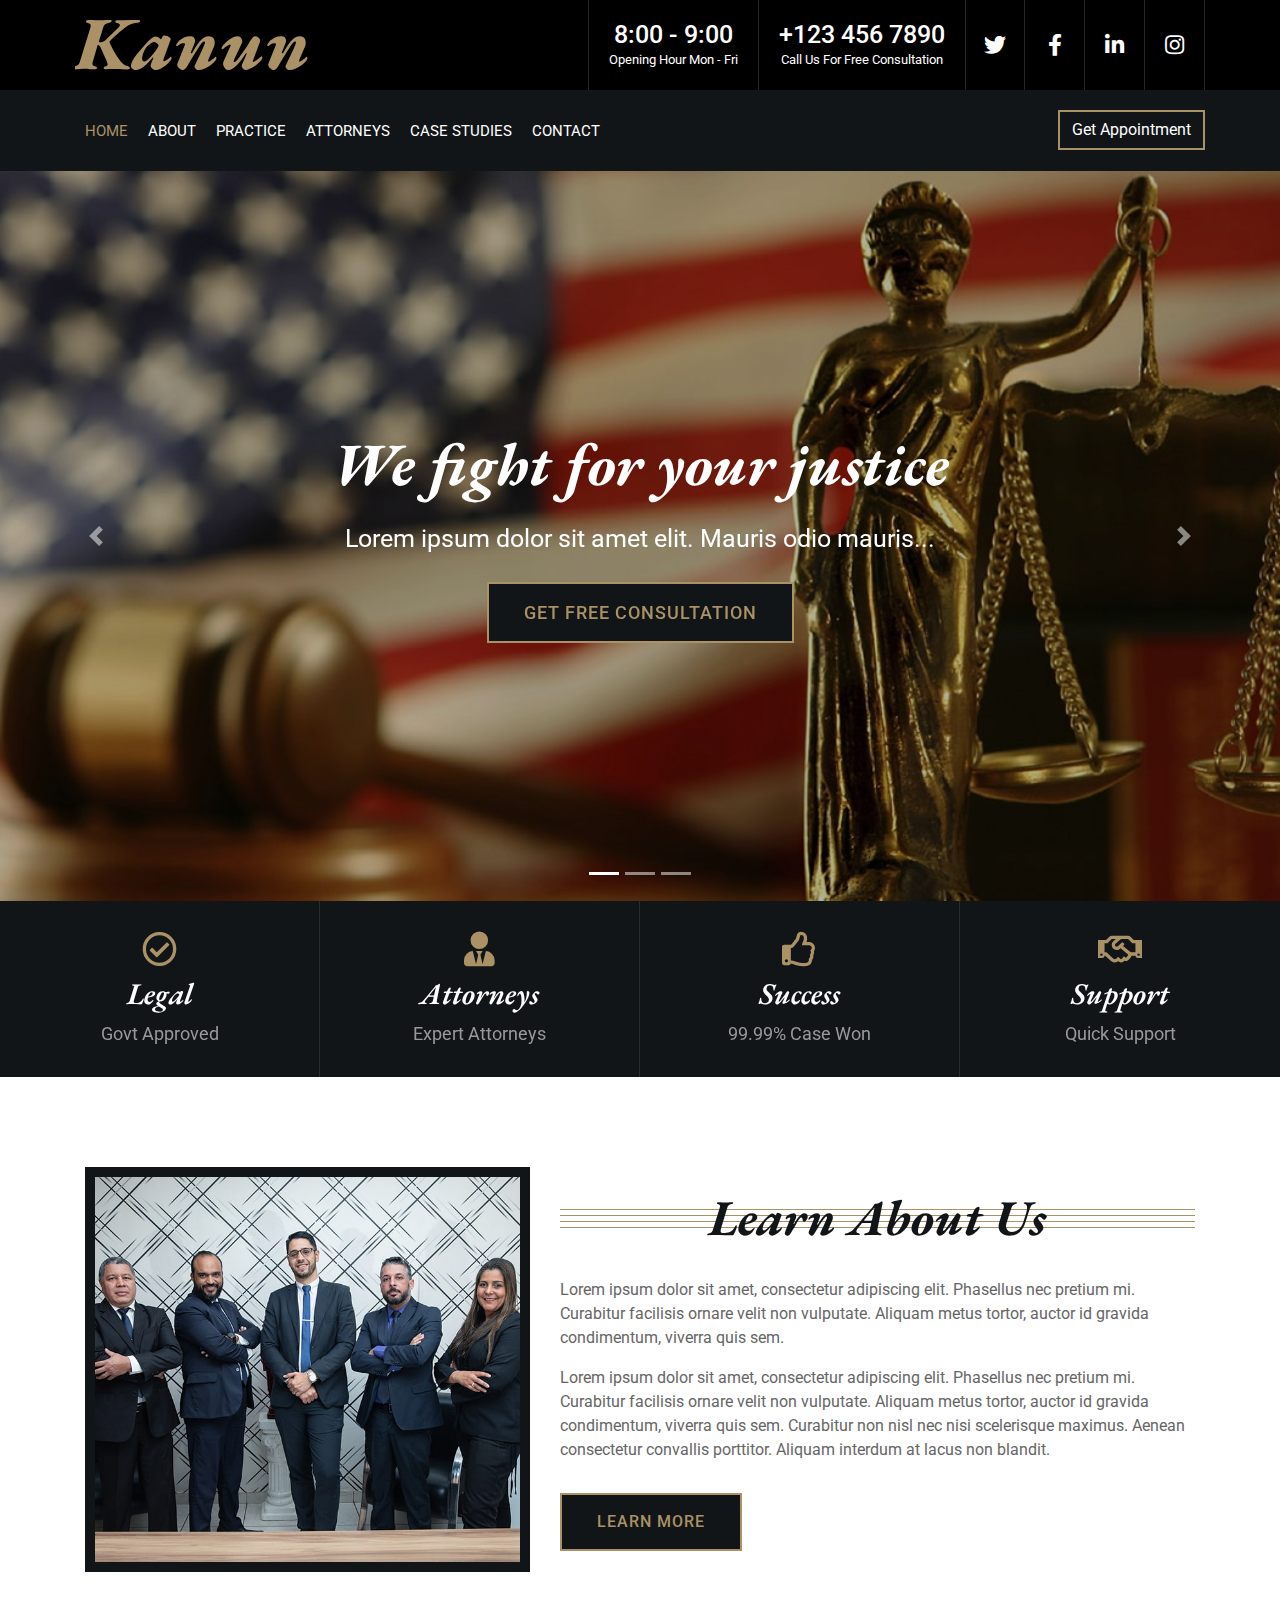
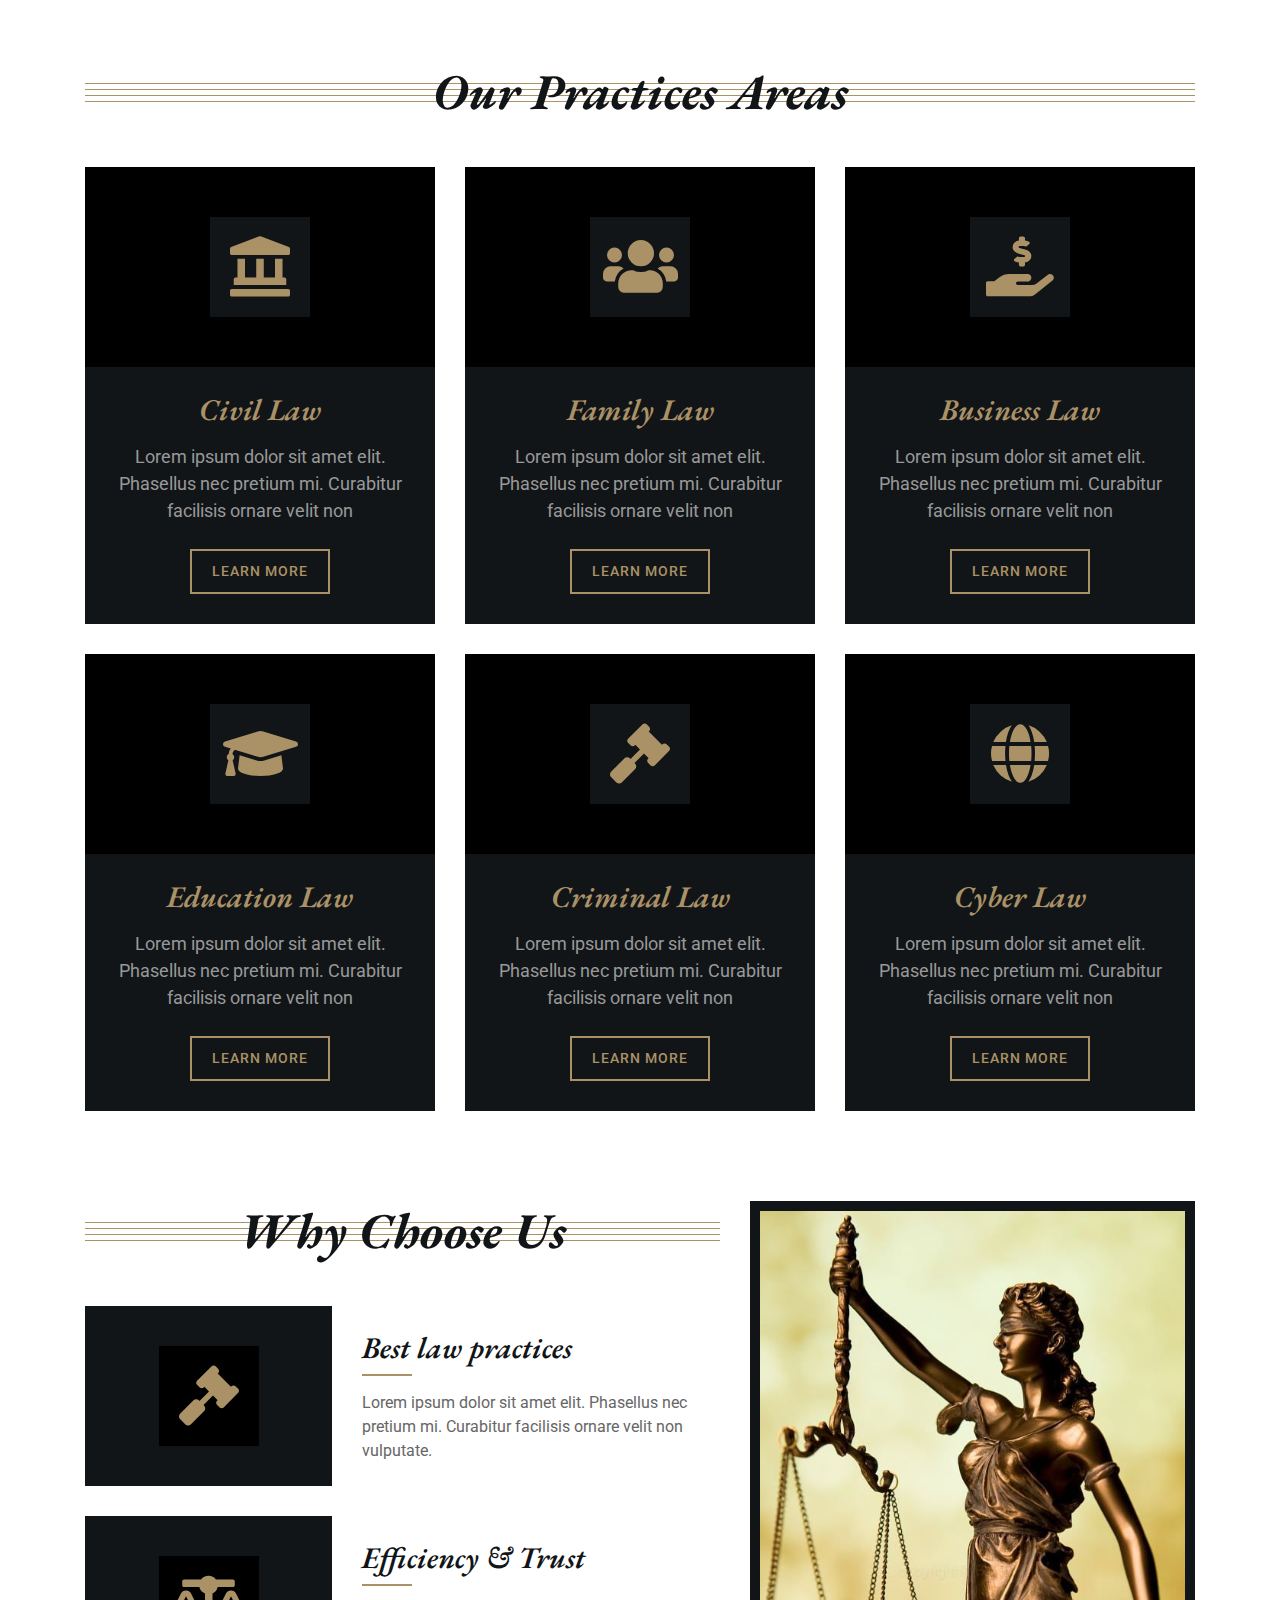
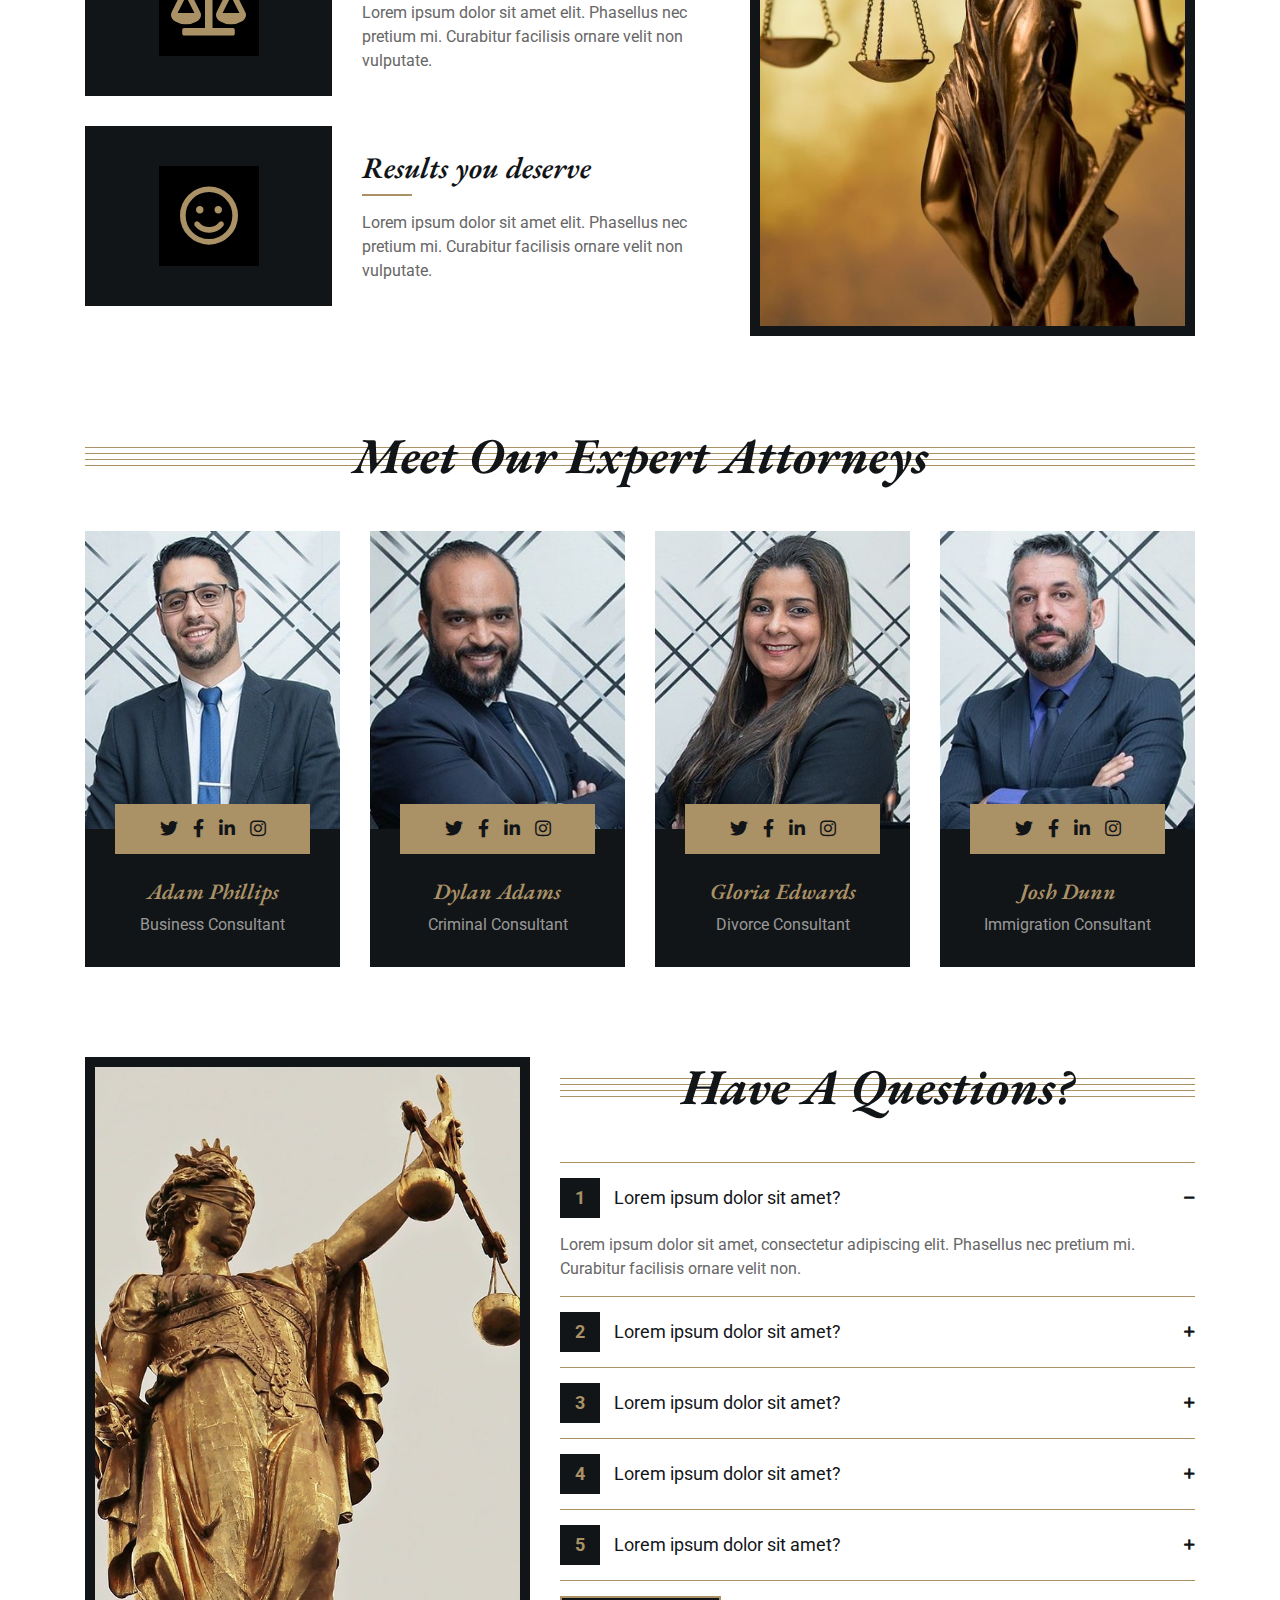
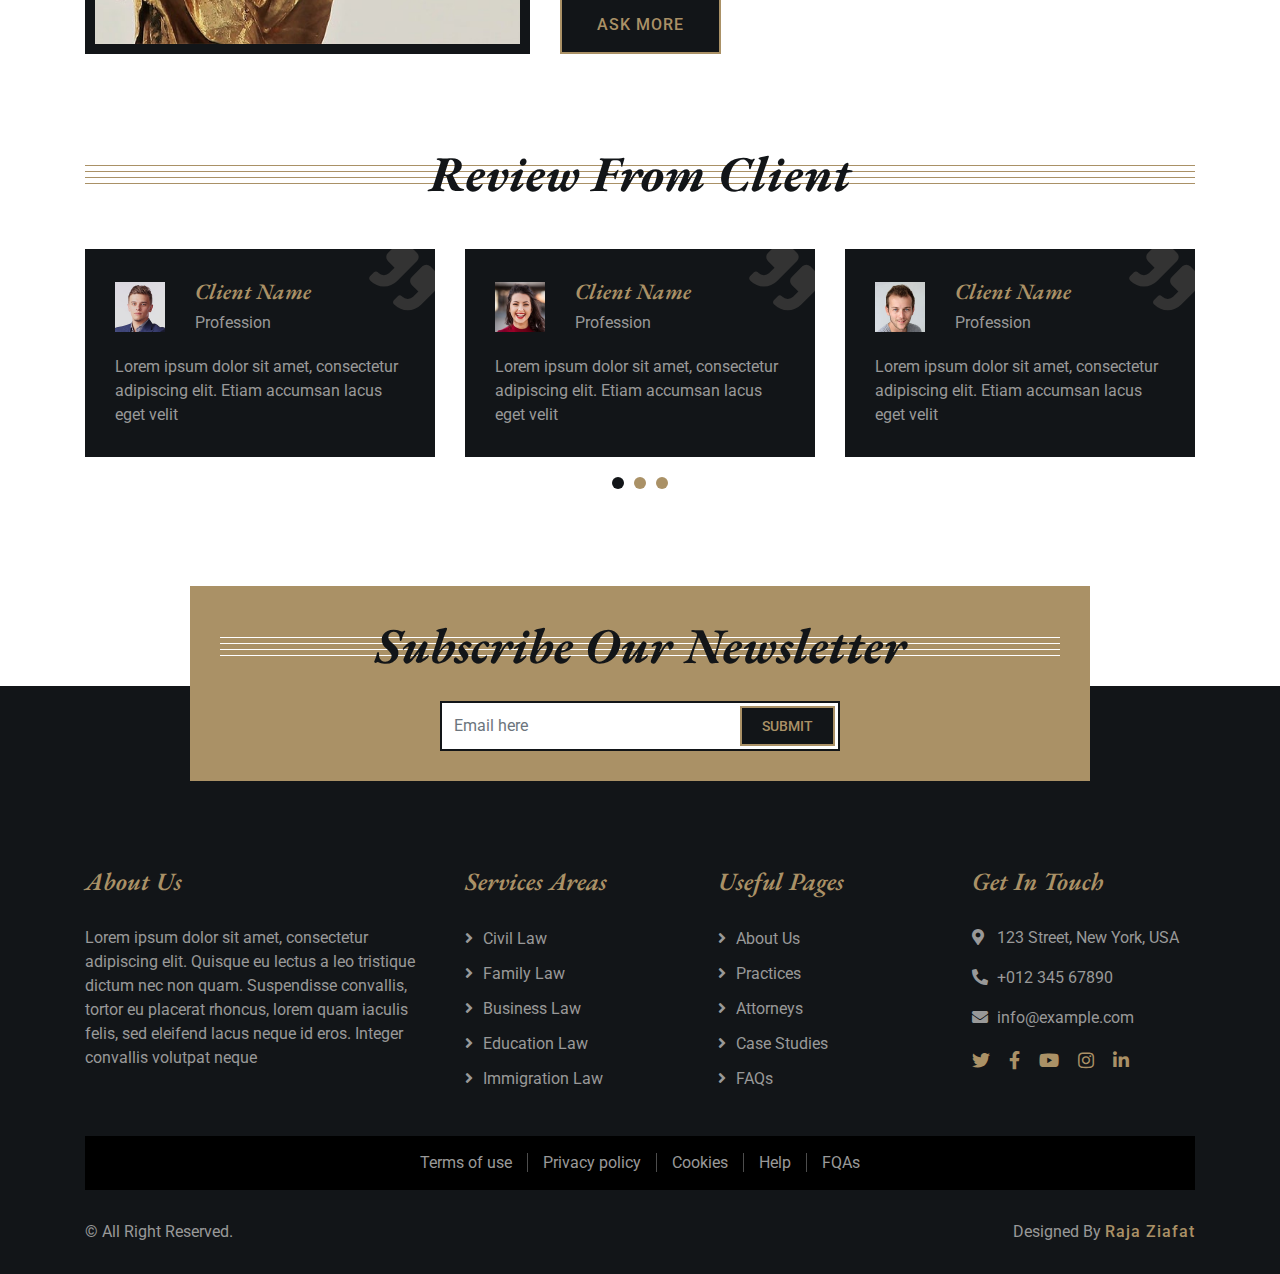
<file: index.html>
<!DOCTYPE html>
<html lang="en">
    <head>
        <meta charset="utf-8">
        <title>Kanun </title>
        <meta content="width=device-width, initial-scale=1.0" name="viewport">
        

        <!-- Favicon -->
        <link href="img/faqs.jpg" rel="icon">

        <!-- Google Font -->
        <link href="https://fonts.googleapis.com/css2?family=EB+Garamond:ital,wght@1,600;1,700;1,800&family=Roboto:wght@400;500&display=swap" rel="stylesheet"> 
        
        <!-- CSS Libraries -->
        <link href="https://stackpath.bootstrapcdn.com/bootstrap/4.4.1/css/bootstrap.min.css" rel="stylesheet">
        <link href="https://cdnjs.cloudflare.com/ajax/libs/font-awesome/5.10.0/css/all.min.css" rel="stylesheet">
        <link href="lib/animate/animate.min.css" rel="stylesheet">
        <link href="lib/owlcarousel/assets/owl.carousel.min.css" rel="stylesheet">

        <!-- Template Stylesheet -->
        <link href="css/style.css" rel="stylesheet">
    </head>

    <body>
        <div class="wrapper">
            <!-- Top Bar Start -->
            <div class="top-bar">
                <div class="container-fluid">
                    <div class="row">
                        <div class="col-lg-3">
                            <div class="logo">
                                <a href="index.html">
                                    <h1>Kanun</h1>
                                    <!-- <img src="img/logo.jpg" alt="Logo"> -->
                                </a>
                            </div>
                        </div>
                        <div class="col-lg-9">
                            <div class="top-bar-right">
                                <div class="text">
                                    <h2>8:00 - 9:00</h2>
                                    <p>Opening Hour Mon - Fri</p>
                                </div>
                                <div class="text">
                                    <h2>+123 456 7890</h2>
                                    <p>Call Us For Free Consultation</p>
                                </div>
                                <div class="social">
                                    <a href=""><i class="fab fa-twitter"></i></a>
                                    <a href=""><i class="fab fa-facebook-f"></i></a>
                                    <a href=""><i class="fab fa-linkedin-in"></i></a>
                                    <a href=""><i class="fab fa-instagram"></i></a>
                                </div>
                            </div>
                        </div>
                    </div>
                </div>
            </div>
            <!-- Top Bar End -->

            <!-- Nav Bar Start -->
            <div class="nav-bar">
                <div class="container-fluid">
                    <nav class="navbar navbar-expand-lg bg-dark navbar-dark">
                        <a href="#" class="navbar-brand">MENU</a>
                        <button type="button" class="navbar-toggler" data-toggle="collapse" data-target="#navbarCollapse">
                            <span class="navbar-toggler-icon"></span>
                        </button>

                        <div class="collapse navbar-collapse justify-content-between" id="navbarCollapse">
                            <div class="navbar-nav mr-auto">
                                <a href="index.html" class="nav-item nav-link active">Home</a>
                                <a href="about.html" class="nav-item nav-link">About</a>
                                <a href="service.html" class="nav-item nav-link">Practice</a>
                                <a href="team.html" class="nav-item nav-link">Attorneys</a>
                                <a href="portfolio.html" class="nav-item nav-link">Case Studies</a>
                                
                                <a href="contact.html" class="nav-item nav-link">Contact</a>
                            </div>
                            <div class="ml-auto">
                                <a class="btn" href="index.html">Get Appointment</a>
                            </div>
                        </div>
                    </nav>
                </div>
            </div>
            <!-- Nav Bar End -->
            
            
            <!-- Carousel Start -->
            <div id="carousel" class="carousel slide" data-ride="carousel">
                <ol class="carousel-indicators">
                    <li data-target="#carousel" data-slide-to="0" class="active"></li>
                    <li data-target="#carousel" data-slide-to="1"></li>
                    <li data-target="#carousel" data-slide-to="2"></li>
                </ol>
                <div class="carousel-inner">
                    <div class="carousel-item active">
                        <img src="img/carousel-1.jpg" alt="Carousel Image">
                        <div class="carousel-caption">
                            <h1 class="animated fadeInLeft">We fight for your justice</h1>
                            <p class="animated fadeInRight">Lorem ipsum dolor sit amet elit. Mauris odio mauris...</p>
                            <a class="btn animated fadeInUp" href="#">Get free consultation</a>
                        </div>
                    </div>

                    <div class="carousel-item">
                        <img src="img/carousel-2.jpg" alt="Carousel Image">
                        <div class="carousel-caption">
                            <h1 class="animated fadeInLeft">We prepared to oppose for you</h1>
                            <p class="animated fadeInRight">Lorem ipsum dolor sit amet elit. Mauris odio mauris...</p>
                            <a class="btn animated fadeInUp" href="#">Get free consultation</a>
                        </div>
                    </div>

                    <div class="carousel-item">
                        <img src="img/carousel-3.jpg" alt="Carousel Image">
                        <div class="carousel-caption">
                            <h1 class="animated fadeInLeft">We fight for your privilege</h1>
                            <p class="animated fadeInRight">Lorem ipsum dolor sit amet elit. Mauris odio mauris...</p>
                            <a class="btn animated fadeInUp" href="#">Get free consultation</a>
                        </div>
                    </div>
                </div>

                <a class="carousel-control-prev" href="#carousel" role="button" data-slide="prev">
                    <span class="carousel-control-prev-icon" aria-hidden="true"></span>
                    <span class="sr-only">Previous</span>
                </a>
                <a class="carousel-control-next" href="#carousel" role="button" data-slide="next">
                    <span class="carousel-control-next-icon" aria-hidden="true"></span>
                    <span class="sr-only">Next</span>
                </a>
            </div>
            <!-- Carousel End -->
            
            
            <!-- Top Feature Start-->
            <div class="feature-top">
                <div class="container-fluid">
                    <div class="row align-items-center">
                        <div class="col-md-3 col-sm-6">
                            <div class="feature-item">
                                <i class="far fa-check-circle"></i>
                                <h3>Legal</h3>
                                <p>Govt Approved</p>
                            </div>
                        </div>
                        <div class="col-md-3 col-sm-6">
                            <div class="feature-item">
                                <i class="fa fa-user-tie"></i>
                                <h3>Attorneys</h3>
                                <p>Expert Attorneys</p>
                            </div>
                        </div>
                        <div class="col-md-3 col-sm-6">
                            <div class="feature-item">
                                <i class="far fa-thumbs-up"></i>
                                <h3>Success</h3>
                                <p>99.99% Case Won</p>
                            </div>
                        </div>
                        <div class="col-md-3 col-sm-6">
                            <div class="feature-item">
                                <i class="far fa-handshake"></i>
                                <h3>Support</h3>
                                <p>Quick Support</p>
                            </div>
                        </div>
                    </div>
                </div>
            </div>
            <!-- Top Feature End-->
            
            
            <!-- About Start -->
            <div class="about">
                <div class="container">
                    <div class="row align-items-center">
                        <div class="col-lg-5 col-md-6">
                            <div class="about-img">
                                <img src="img/about.jpg" alt="Image">
                            </div>
                        </div>
                        <div class="col-lg-7 col-md-6">
                            <div class="section-header">
                                <h2>Learn About Us</h2>
                            </div>
                            <div class="about-text">
                                <p>
                                    Lorem ipsum dolor sit amet, consectetur adipiscing elit. Phasellus nec pretium mi. Curabitur facilisis ornare velit non vulputate. Aliquam metus tortor, auctor id gravida condimentum, viverra quis sem.
                                </p>
                                <p>
                                    Lorem ipsum dolor sit amet, consectetur adipiscing elit. Phasellus nec pretium mi. Curabitur facilisis ornare velit non vulputate. Aliquam metus tortor, auctor id gravida condimentum, viverra quis sem. Curabitur non nisl nec nisi scelerisque maximus. Aenean consectetur convallis porttitor. Aliquam interdum at lacus non blandit.
                                </p>
                                <a class="btn" href="">Learn More</a>
                            </div>
                        </div>
                    </div>
                </div>
            </div>
            <!-- About End -->


            <!-- Service Start -->
            <div class="service">
                <div class="container">
                    <div class="section-header">
                        <h2>Our Practices Areas</h2>
                    </div>
                    <div class="row">
                        <div class="col-lg-4 col-md-6">
                            <div class="service-item">
                                <div class="service-icon">
                                    <i class="fa fa-landmark"></i>
                                </div>
                                <h3>Civil Law</h3>
                                <p>
                                    Lorem ipsum dolor sit amet elit. Phasellus nec pretium mi. Curabitur facilisis ornare velit non
                                </p>
                                <a class="btn" href="">Learn More</a>
                            </div>
                        </div>
                        <div class="col-lg-4 col-md-6">
                            <div class="service-item">
                                <div class="service-icon">
                                    <i class="fa fa-users"></i>
                                </div>
                                <h3>Family Law</h3>
                                <p>
                                    Lorem ipsum dolor sit amet elit. Phasellus nec pretium mi. Curabitur facilisis ornare velit non
                                </p>
                                <a class="btn" href="">Learn More</a>
                            </div>
                        </div>
                        <div class="col-lg-4 col-md-6">
                            <div class="service-item">
                                <div class="service-icon">
                                    <i class="fa fa-hand-holding-usd"></i>
                                </div>
                                <h3>Business Law</h3>
                                <p>
                                    Lorem ipsum dolor sit amet elit. Phasellus nec pretium mi. Curabitur facilisis ornare velit non
                                </p>
                                <a class="btn" href="">Learn More</a>
                            </div>
                        </div>
                        <div class="col-lg-4 col-md-6">
                            <div class="service-item">
                                <div class="service-icon">
                                    <i class="fa fa-graduation-cap"></i>
                                </div>
                                <h3>Education Law</h3>
                                <p>
                                    Lorem ipsum dolor sit amet elit. Phasellus nec pretium mi. Curabitur facilisis ornare velit non
                                </p>
                                <a class="btn" href="">Learn More</a>
                            </div>
                        </div>
                        <div class="col-lg-4 col-md-6">
                            <div class="service-item">
                                <div class="service-icon">
                                    <i class="fa fa-gavel"></i>
                                </div>
                                <h3>Criminal Law</h3>
                                <p>
                                    Lorem ipsum dolor sit amet elit. Phasellus nec pretium mi. Curabitur facilisis ornare velit non
                                </p>
                                <a class="btn" href="">Learn More</a>
                            </div>
                        </div>
                        <div class="col-lg-4 col-md-6">
                            <div class="service-item">
                                <div class="service-icon">
                                    <i class="fa fa-globe"></i>
                                </div>
                                <h3>Cyber Law</h3>
                                <p>
                                    Lorem ipsum dolor sit amet elit. Phasellus nec pretium mi. Curabitur facilisis ornare velit non
                                </p>
                                <a class="btn" href="">Learn More</a>
                            </div>
                        </div>
                    </div>
                </div>
            </div>
            <!-- Service End -->
            
            
            <!-- Feature Start -->
            <div class="feature">
                <div class="container">
                    <div class="row">
                        <div class="col-md-7">
                            <div class="section-header">
                                <h2>Why Choose Us</h2>
                            </div>
                            <div class="row align-items-center feature-item">
                                <div class="col-5">
                                    <div class="feature-icon">
                                        <i class="fa fa-gavel"></i>
                                    </div>
                                </div>
                                <div class="col-7">
                                    <h3>Best law practices</h3>
                                    <p>
                                        Lorem ipsum dolor sit amet elit. Phasellus nec pretium mi. Curabitur facilisis ornare velit non vulputate.
                                    </p>
                                </div>
                            </div>
                            <div class="row align-items-center feature-item">
                                <div class="col-5">
                                    <div class="feature-icon">
                                        <i class="fa fa-balance-scale"></i>
                                    </div>
                                </div>
                                <div class="col-7">
                                    <h3>Efficiency & Trust</h3>
                                    <p>
                                        Lorem ipsum dolor sit amet elit. Phasellus nec pretium mi. Curabitur facilisis ornare velit non vulputate.
                                    </p>
                                </div>
                            </div>
                            <div class="row align-items-center feature-item">
                                <div class="col-5">
                                    <div class="feature-icon">
                                        <i class="far fa-smile"></i>
                                    </div>
                                </div>
                                <div class="col-7">
                                    <h3>Results you deserve</h3>
                                    <p>
                                        Lorem ipsum dolor sit amet elit. Phasellus nec pretium mi. Curabitur facilisis ornare velit non vulputate.
                                    </p>
                                </div>
                            </div>
                        </div>
                        <div class="col-md-5">
                            <div class="feature-img">
                                <img src="img/feature.jpg" alt="Feature">
                            </div>
                        </div>
                    </div>
                </div>
            </div>
            <!-- Feature End -->
            
            
            <!-- Team Start -->
            <div class="team">
                <div class="container">
                    <div class="section-header">
                        <h2>Meet Our Expert Attorneys</h2>
                    </div>
                    <div class="row">
                        <div class="col-lg-3 col-md-6">
                            <div class="team-item">
                                <div class="team-img">
                                    <img src="img/team-1.jpg" alt="Team Image">
                                </div>
                                <div class="team-text">
                                    <h2>Adam Phillips</h2>
                                    <p>Business Consultant</p>
                                    <div class="team-social">
                                        <a class="social-tw" href=""><i class="fab fa-twitter"></i></a>
                                        <a class="social-fb" href=""><i class="fab fa-facebook-f"></i></a>
                                        <a class="social-li" href=""><i class="fab fa-linkedin-in"></i></a>
                                        <a class="social-in" href=""><i class="fab fa-instagram"></i></a>
                                    </div>
                                </div>
                            </div>
                        </div>
                        <div class="col-lg-3 col-md-6">
                            <div class="team-item">
                                <div class="team-img">
                                    <img src="img/team-2.jpg" alt="Team Image">
                                </div>
                                <div class="team-text">
                                    <h2>Dylan Adams</h2>
                                    <p>Criminal Consultant</p>
                                    <div class="team-social">
                                        <a class="social-tw" href=""><i class="fab fa-twitter"></i></a>
                                        <a class="social-fb" href=""><i class="fab fa-facebook-f"></i></a>
                                        <a class="social-li" href=""><i class="fab fa-linkedin-in"></i></a>
                                        <a class="social-in" href=""><i class="fab fa-instagram"></i></a>
                                    </div>
                                </div>
                            </div>
                        </div>
                        <div class="col-lg-3 col-md-6">
                            <div class="team-item">
                                <div class="team-img">
                                    <img src="img/team-3.jpg" alt="Team Image">
                                </div>
                                <div class="team-text">
                                    <h2>Gloria Edwards</h2>
                                    <p>Divorce Consultant</p>
                                    <div class="team-social">
                                        <a class="social-tw" href=""><i class="fab fa-twitter"></i></a>
                                        <a class="social-fb" href=""><i class="fab fa-facebook-f"></i></a>
                                        <a class="social-li" href=""><i class="fab fa-linkedin-in"></i></a>
                                        <a class="social-in" href=""><i class="fab fa-instagram"></i></a>
                                    </div>
                                </div>
                            </div>
                        </div>
                        <div class="col-lg-3 col-md-6">
                            <div class="team-item">
                                <div class="team-img">
                                    <img src="img/team-4.jpg" alt="Team Image">
                                </div>
                                <div class="team-text">
                                    <h2>Josh Dunn</h2>
                                    <p>Immigration Consultant</p>
                                    <div class="team-social">
                                        <a class="social-tw" href=""><i class="fab fa-twitter"></i></a>
                                        <a class="social-fb" href=""><i class="fab fa-facebook-f"></i></a>
                                        <a class="social-li" href=""><i class="fab fa-linkedin-in"></i></a>
                                        <a class="social-in" href=""><i class="fab fa-instagram"></i></a>
                                    </div>
                                </div>
                            </div>
                        </div>
                    </div>
                </div>
            </div>
            <!-- Team End -->


            <!-- FAQs Start -->
            <div class="faqs">
                <div class="container">
                    <div class="row">
                        <div class="col-md-5">
                            <div class="faqs-img">
                                <img src="img/faqs.jpg" alt="Image">
                            </div>
                        </div>
                        <div class="col-md-7">
                            <div class="section-header">
                                <h2>Have A Questions?</h2>
                            </div>
                            <div id="accordion">
                                <div class="card">
                                    <div class="card-header">
                                        <a class="card-link collapsed" data-toggle="collapse" href="#collapseOne" aria-expanded="true">
                                            <span>1</span> Lorem ipsum dolor sit amet?
                                        </a>
                                    </div>
                                    <div id="collapseOne" class="collapse show" data-parent="#accordion">
                                        <div class="card-body">
                                            Lorem ipsum dolor sit amet, consectetur adipiscing elit. Phasellus nec pretium mi. Curabitur facilisis ornare velit non.
                                        </div>
                                    </div>
                                </div>
                                <div class="card">
                                    <div class="card-header">
                                        <a class="card-link" data-toggle="collapse" href="#collapseTwo">
                                            <span>2</span> Lorem ipsum dolor sit amet?
                                        </a>
                                    </div>
                                    <div id="collapseTwo" class="collapse" data-parent="#accordion">
                                        <div class="card-body">
                                            Lorem ipsum dolor sit amet, consectetur adipiscing elit. Phasellus nec pretium mi. Curabitur facilisis ornare velit non.
                                        </div>
                                    </div>
                                </div>
                                <div class="card">
                                    <div class="card-header">
                                        <a class="card-link" data-toggle="collapse" href="#collapseThree">
                                            <span>3</span> Lorem ipsum dolor sit amet?
                                        </a>
                                    </div>
                                    <div id="collapseThree" class="collapse" data-parent="#accordion">
                                        <div class="card-body">
                                            Lorem ipsum dolor sit amet, consectetur adipiscing elit. Phasellus nec pretium mi. Curabitur facilisis ornare velit non.
                                        </div>
                                    </div>
                                </div>
                                <div class="card">
                                    <div class="card-header">
                                        <a class="card-link" data-toggle="collapse" href="#collapseFour">
                                            <span>4</span> Lorem ipsum dolor sit amet?
                                        </a>
                                    </div>
                                    <div id="collapseFour" class="collapse" data-parent="#accordion">
                                        <div class="card-body">
                                            Lorem ipsum dolor sit amet, consectetur adipiscing elit. Phasellus nec pretium mi. Curabitur facilisis ornare velit non.
                                        </div>
                                    </div>
                                </div>
                                <div class="card">
                                    <div class="card-header">
                                        <a class="card-link" data-toggle="collapse" href="#collapseFive">
                                            <span>5</span> Lorem ipsum dolor sit amet?
                                        </a>
                                    </div>
                                    <div id="collapseFive" class="collapse" data-parent="#accordion">
                                        <div class="card-body">
                                            Lorem ipsum dolor sit amet, consectetur adipiscing elit. Phasellus nec pretium mi. Curabitur facilisis ornare velit non.
                                        </div>
                                    </div>
                                </div> 
                            </div>
                            <a class="btn" href="">Ask more</a>
                        </div>
                    </div>
                </div>
            </div>
            <!-- FAQs End -->


            <!-- Testimonial Start -->
            <div class="testimonial">
                <div class="container">
                    <div class="section-header">
                        <h2>Review From Client</h2>
                    </div>
                    <div class="owl-carousel testimonials-carousel">
                        <div class="testimonial-item">
                            <i class="fa fa-quote-right"></i>
                            <div class="row align-items-center">
                                <div class="col-3">
                                    <img src="img/testimonial-1.jpg" alt="">
                                </div>
                                <div class="col-9">
                                    <h2>Client Name</h2>
                                    <p>Profession</p>
                                </div>
                                <div class="col-12">
                                    <p>
                                        Lorem ipsum dolor sit amet, consectetur adipiscing elit. Etiam accumsan lacus eget velit
                                    </p>
                                </div>
                            </div>
                        </div>
                        <div class="testimonial-item">
                            <i class="fa fa-quote-right"></i>
                            <div class="row align-items-center">
                                <div class="col-3">
                                    <img src="img/testimonial-2.jpg" alt="">
                                </div>
                                <div class="col-9">
                                    <h2>Client Name</h2>
                                    <p>Profession</p>
                                </div>
                                <div class="col-12">
                                    <p>
                                        Lorem ipsum dolor sit amet, consectetur adipiscing elit. Etiam accumsan lacus eget velit
                                    </p>
                                </div>
                            </div>
                        </div>
                        <div class="testimonial-item">
                            <i class="fa fa-quote-right"></i>
                            <div class="row align-items-center">
                                <div class="col-3">
                                    <img src="img/testimonial-3.jpg" alt="">
                                </div>
                                <div class="col-9">
                                    <h2>Client Name</h2>
                                    <p>Profession</p>
                                </div>
                                <div class="col-12">
                                    <p>
                                        Lorem ipsum dolor sit amet, consectetur adipiscing elit. Etiam accumsan lacus eget velit
                                    </p>
                                </div>
                            </div>
                        </div>
                        <div class="testimonial-item">
                            <i class="fa fa-quote-right"></i>
                            <div class="row align-items-center">
                                <div class="col-3">
                                    <img src="img/testimonial-4.jpg" alt="">
                                </div>
                                <div class="col-9">
                                    <h2>Client Name</h2>
                                    <p>Profession</p>
                                </div>
                                <div class="col-12">
                                    <p>
                                        Lorem ipsum dolor sit amet, consectetur adipiscing elit. Etiam accumsan lacus eget velit
                                    </p>
                                </div>
                            </div>
                        </div>
                        <div class="testimonial-item">
                            <i class="fa fa-quote-right"></i>
                            <div class="row align-items-center">
                                <div class="col-3">
                                    <img src="img/testimonial-1.jpg" alt="">
                                </div>
                                <div class="col-9">
                                    <h2>Client Name</h2>
                                    <p>Profession</p>
                                </div>
                                <div class="col-12">
                                    <p>
                                        Lorem ipsum dolor sit amet, consectetur adipiscing elit. Etiam accumsan lacus eget velit
                                    </p>
                                </div>
                            </div>
                        </div>
                        <div class="testimonial-item">
                            <i class="fa fa-quote-right"></i>
                            <div class="row align-items-center">
                                <div class="col-3">
                                    <img src="img/testimonial-2.jpg" alt="">
                                </div>
                                <div class="col-9">
                                    <h2>Client Name</h2>
                                    <p>Profession</p>
                                </div>
                                <div class="col-12">
                                    <p>
                                        Lorem ipsum dolor sit amet, consectetur adipiscing elit. Etiam accumsan lacus eget velit
                                    </p>
                                </div>
                            </div>
                        </div>
                        <div class="testimonial-item">
                            <i class="fa fa-quote-right"></i>
                            <div class="row align-items-center">
                                <div class="col-3">
                                    <img src="img/testimonial-3.jpg" alt="">
                                </div>
                                <div class="col-9">
                                    <h2>Client Name</h2>
                                    <p>Profession</p>
                                </div>
                                <div class="col-12">
                                    <p>
                                        Lorem ipsum dolor sit amet, consectetur adipiscing elit. Etiam accumsan lacus eget velit
                                    </p>
                                </div>
                            </div>
                        </div>
                    </div>
                </div>
            </div>
            <!-- Testimonial End -->


            
            
            <!-- Newsletter Start -->
            <div class="newsletter">
                <div class="container">
                    <div class="section-header">
                        <h2>Subscribe Our Newsletter</h2>
                    </div>
                    <div class="form">
                        <input class="form-control" placeholder="Email here">
                        <button class="btn">Submit</button>
                    </div>
                </div>
            </div>
            <!-- Newsletter End -->


            <!-- Footer Start -->
            <div class="footer">
                <div class="container">
                    <div class="row">
                        <div class="col-md-6 col-lg-4">
                            <div class="footer-about">
                                <h2>About Us</h2>
                                <p>
                                    Lorem ipsum dolor sit amet, consectetur adipiscing elit. Quisque eu lectus a leo tristique dictum nec non quam. Suspendisse convallis, tortor eu placerat rhoncus, lorem quam iaculis felis, sed eleifend lacus neque id eros. Integer convallis volutpat neque
                                </p>
                            </div>
                        </div>
                        <div class="col-md-6 col-lg-8">
                            <div class="row">
                        <div class="col-md-6 col-lg-4">
                            <div class="footer-link">
                                <h2>Services Areas</h2>
                                <a href="">Civil Law</a>
                                <a href="">Family Law</a>
                                <a href="">Business Law</a>
                                <a href="">Education Law</a>
                                <a href="">Immigration Law</a>
                            </div>
                        </div>
                        <div class="col-md-6 col-lg-4">
                            <div class="footer-link">
                                <h2>Useful Pages</h2>
                                <a href="">About Us</a>
                                <a href="">Practices</a>
                                <a href="">Attorneys</a>
                                <a href="">Case Studies</a>
                                <a href="">FAQs</a>
                            </div>
                        </div>
                        <div class="col-md-6 col-lg-4">
                            <div class="footer-contact">
                                <h2>Get In Touch</h2>
                                <p><i class="fa fa-map-marker-alt"></i>123 Street, New York, USA</p>
                                <p><i class="fa fa-phone-alt"></i>+012 345 67890</p>
                                <p><i class="fa fa-envelope"></i>info@example.com</p>
                                <div class="footer-social">
                                    <a href=""><i class="fab fa-twitter"></i></a>
                                    <a href=""><i class="fab fa-facebook-f"></i></a>
                                    <a href=""><i class="fab fa-youtube"></i></a>
                                    <a href=""><i class="fab fa-instagram"></i></a>
                                    <a href=""><i class="fab fa-linkedin-in"></i></a>
                                </div>
                            </div>
                        </div>
                        </div>
                    </div>
                    </div>
                </div>
                <div class="container footer-menu">
                    <div class="f-menu">
                        <a href="">Terms of use</a>
                        <a href="">Privacy policy</a>
                        <a href="">Cookies</a>
                        <a href="">Help</a>
                        <a href="">FQAs</a>
                    </div>
                </div>
                <div class="container copyright">
                    <div class="row">
                        <div class="col-md-6">
                            <p>&copy;  All Right Reserved.</p>
                        </div>
                        <div class="col-md-6">
                            <p>Designed By <a href="https://facebook.com/rajaziafat6/">Raja Ziafat</a></p>
                        </div>
                    </div>
                </div>
            </div>
            <!-- Footer End -->
            
            <a href="#" class="back-to-top"><i class="fa fa-chevron-up"></i></a>
        </div>

        <!-- JavaScript Libraries -->
        <script src="https://code.jquery.com/jquery-3.4.1.min.js"></script>
        <script src="https://stackpath.bootstrapcdn.com/bootstrap/4.4.1/js/bootstrap.bundle.min.js"></script>
        <script src="lib/easing/easing.min.js"></script>
        <script src="lib/owlcarousel/owl.carousel.min.js"></script>
        <script src="lib/isotope/isotope.pkgd.min.js"></script>

        <!--  Javascript -->
        <script src="js/main.js"></script>
    </body>
</html>
</file>
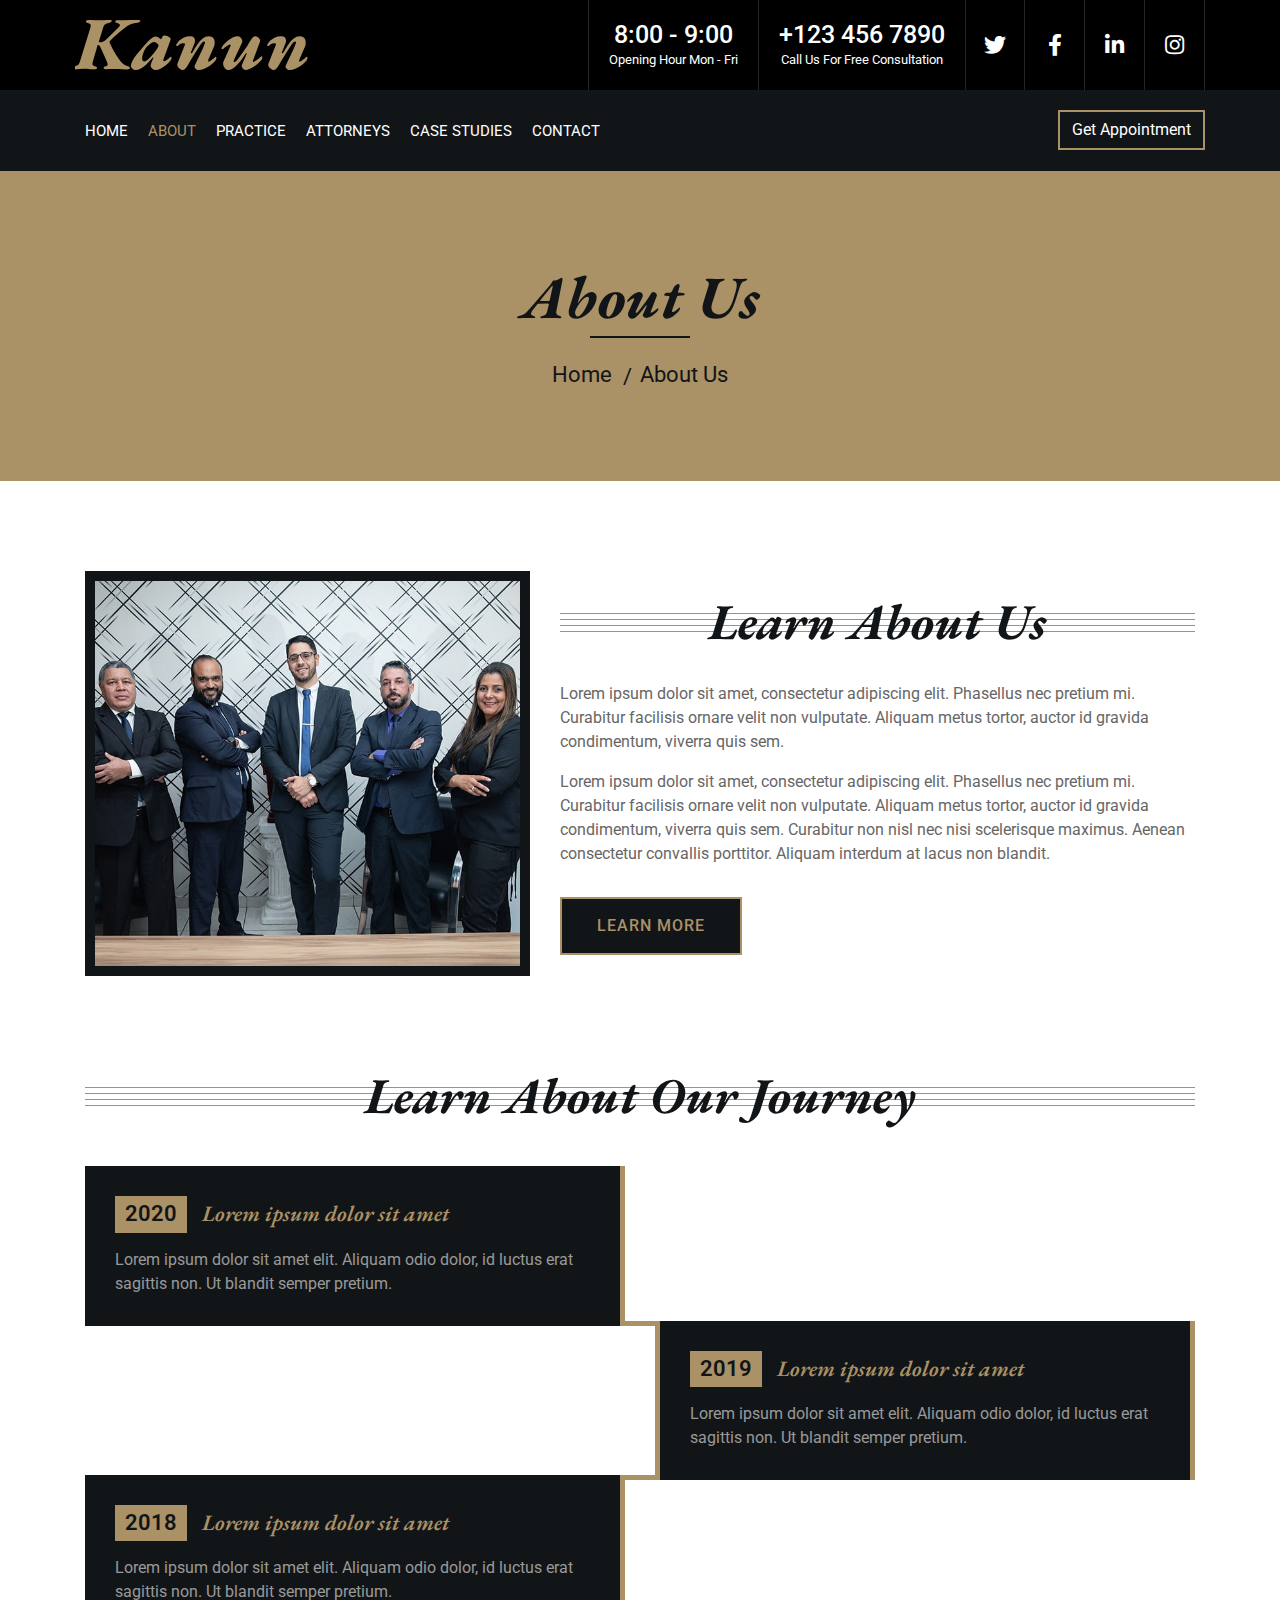
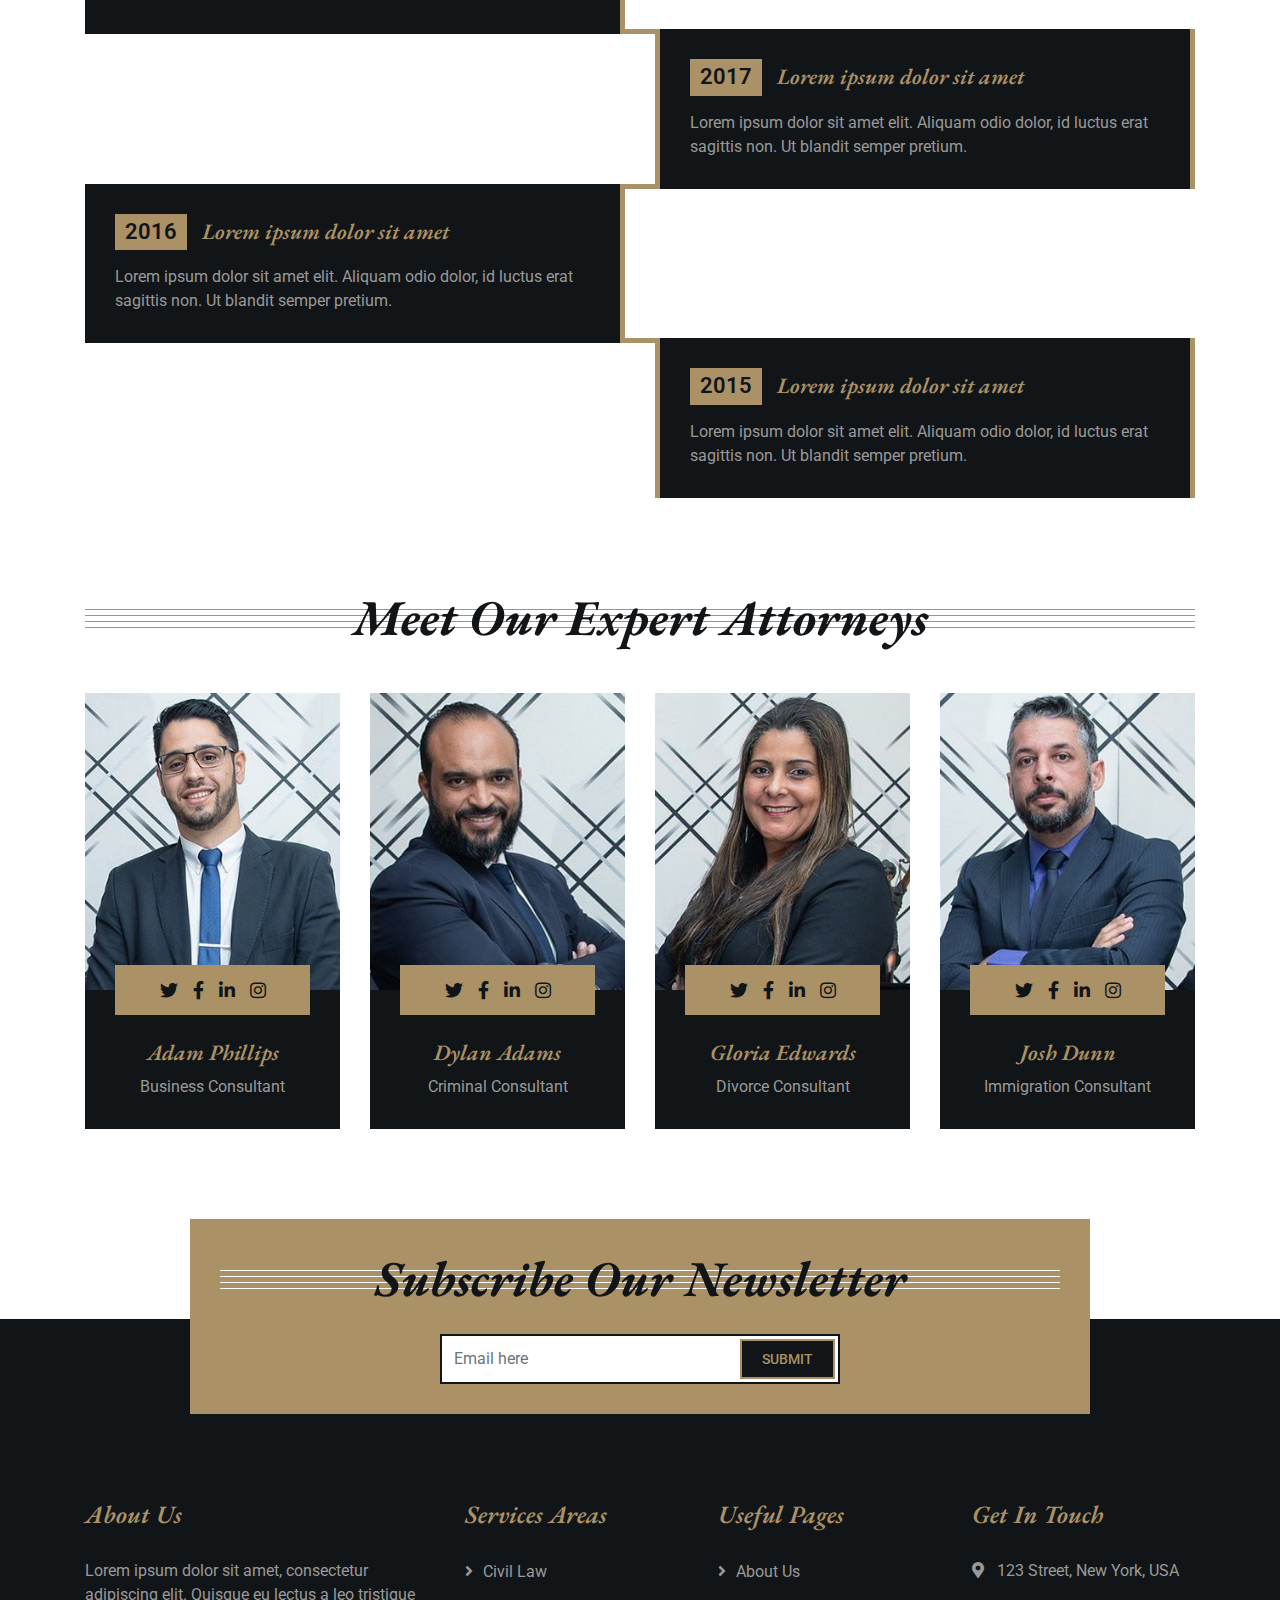
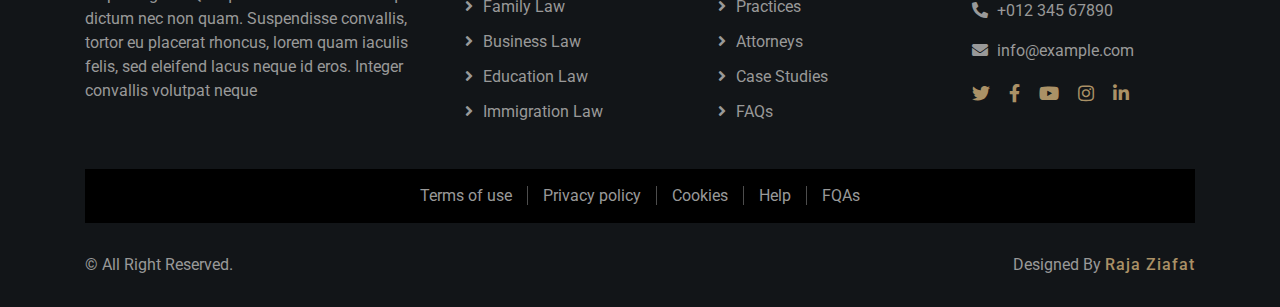
<file: about.html>
<!DOCTYPE html>
<html lang="en">
    <head>
        <meta charset="utf-8">
        <title>Kanun </title>
        <meta content="width=device-width, initial-scale=1.0" name="viewport">
        

        <!-- Favicon -->
        <link href="img/faqs.jpg" rel="icon">

        <!-- Google Font -->
        <link href="https://fonts.googleapis.com/css2?family=EB+Garamond:ital,wght@1,600;1,700;1,800&family=Roboto:wght@400;500&display=swap" rel="stylesheet"> 
        
        <!-- CSS Libraries -->
        <link href="https://stackpath.bootstrapcdn.com/bootstrap/4.4.1/css/bootstrap.min.css" rel="stylesheet">
        <link href="https://cdnjs.cloudflare.com/ajax/libs/font-awesome/5.10.0/css/all.min.css" rel="stylesheet">
        <link href="lib/animate/animate.min.css" rel="stylesheet">
        <link href="lib/owlcarousel/assets/owl.carousel.min.css" rel="stylesheet">

        <!-- Template Stylesheet -->
        <link href="css/style.css" rel="stylesheet">
    </head>

    <body>
        <div class="wrapper">
            <!-- Top Bar Start -->
            <div class="top-bar">
                <div class="container-fluid">
                    <div class="row">
                        <div class="col-lg-3">
                            <div class="logo">
                                <a href="index.html">
                                    <h1>Kanun</h1>
                                    <!-- <img src="img/logo.jpg" alt="Logo"> -->
                                </a>
                            </div>
                        </div>
                        <div class="col-lg-9">
                            <div class="top-bar-right">
                                <div class="text">
                                    <h2>8:00 - 9:00</h2>
                                    <p>Opening Hour Mon - Fri</p>
                                </div>
                                <div class="text">
                                    <h2>+123 456 7890</h2>
                                    <p>Call Us For Free Consultation</p>
                                </div>
                                <div class="social">
                                    <a href=""><i class="fab fa-twitter"></i></a>
                                    <a href=""><i class="fab fa-facebook-f"></i></a>
                                    <a href=""><i class="fab fa-linkedin-in"></i></a>
                                    <a href=""><i class="fab fa-instagram"></i></a>
                                </div>
                            </div>
                        </div>
                    </div>
                </div>
            </div>
            <!-- Top Bar End -->

            <!-- Nav Bar Start -->
            <div class="nav-bar">
                <div class="container-fluid">
                    <nav class="navbar navbar-expand-lg bg-dark navbar-dark">
                        <a href="#" class="navbar-brand">MENU</a>
                        <button type="button" class="navbar-toggler" data-toggle="collapse" data-target="#navbarCollapse">
                            <span class="navbar-toggler-icon"></span>
                        </button>

                        <div class="collapse navbar-collapse justify-content-between" id="navbarCollapse">
                            <div class="navbar-nav mr-auto">
                                <a href="index.html" class="nav-item nav-link">Home</a>
                                <a href="about.html" class="nav-item nav-link active">About</a>
                                <a href="service.html" class="nav-item nav-link">Practice</a>
                                <a href="team.html" class="nav-item nav-link">Attorneys</a>
                                <a href="portfolio.html" class="nav-item nav-link">Case Studies</a>
                            
                                <a href="contact.html" class="nav-item nav-link">Contact</a>
                            </div>
                            <div class="ml-auto">
                                <a class="btn" href="">Get Appointment</a>
                            </div>
                        </div>
                    </nav>
                </div>
            </div>
            <!-- Nav Bar End -->
            
            
            <!-- Page Header Start -->
            <div class="page-header">
                <div class="container">
                    <div class="row">
                        <div class="col-12">
                            <h2>About Us</h2>
                        </div>
                        <div class="col-12">
                            <a href="index.html">Home</a>
                            <a href="about.html">About Us</a>
                        </div>
                    </div>
                </div>
            </div>
            <!-- Page Header End -->


            <!-- About Start -->
            <div class="about">
                <div class="container">
                    <div class="row align-items-center">
                        <div class="col-lg-5 col-md-6">
                            <div class="about-img">
                                <img src="img/about.jpg" alt="Image">
                            </div>
                        </div>
                        <div class="col-lg-7 col-md-6">
                            <div class="section-header">
                                <h2>Learn About Us</h2>
                            </div>
                            <div class="about-text">
                                <p>
                                    Lorem ipsum dolor sit amet, consectetur adipiscing elit. Phasellus nec pretium mi. Curabitur facilisis ornare velit non vulputate. Aliquam metus tortor, auctor id gravida condimentum, viverra quis sem.
                                </p>
                                <p>
                                    Lorem ipsum dolor sit amet, consectetur adipiscing elit. Phasellus nec pretium mi. Curabitur facilisis ornare velit non vulputate. Aliquam metus tortor, auctor id gravida condimentum, viverra quis sem. Curabitur non nisl nec nisi scelerisque maximus. Aenean consectetur convallis porttitor. Aliquam interdum at lacus non blandit.
                                </p>
                                <a class="btn" href="">Learn More</a>
                            </div>
                        </div>
                    </div>
                </div>
            </div>
            <!-- About End -->


            <!-- Timeline Start -->
            <div class="timeline">
                <div class="container">
                    <div class="section-header">
                        <h2>Learn About Our Journey</h2>
                    </div>
                    <div class="timeline-start">
                        <div class="timeline-container left">
                            <div class="timeline-content">
                                <h2><span>2020</span>Lorem ipsum dolor sit amet</h2>
                                <p>
                                    Lorem ipsum dolor sit amet elit. Aliquam odio dolor, id luctus erat sagittis non. Ut blandit semper pretium.
                                </p>
                            </div>
                        </div>
                        <div class="timeline-container right">
                            <div class="timeline-content">
                                <h2><span>2019</span>Lorem ipsum dolor sit amet</h2>
                                <p>
                                    Lorem ipsum dolor sit amet elit. Aliquam odio dolor, id luctus erat sagittis non. Ut blandit semper pretium.
                                </p>
                            </div>
                        </div>
                        <div class="timeline-container left">
                            <div class="timeline-content">
                                <h2><span>2018</span>Lorem ipsum dolor sit amet</h2>
                                <p>
                                    Lorem ipsum dolor sit amet elit. Aliquam odio dolor, id luctus erat sagittis non. Ut blandit semper pretium.
                                </p>
                            </div>
                        </div>
                        <div class="timeline-container right">
                            <div class="timeline-content">
                                <h2><span>2017</span>Lorem ipsum dolor sit amet</h2>
                                <p>
                                    Lorem ipsum dolor sit amet elit. Aliquam odio dolor, id luctus erat sagittis non. Ut blandit semper pretium.
                                </p>
                            </div>
                        </div>
                        <div class="timeline-container left">
                            <div class="timeline-content">
                                <h2><span>2016</span>Lorem ipsum dolor sit amet</h2>
                                <p>
                                    Lorem ipsum dolor sit amet elit. Aliquam odio dolor, id luctus erat sagittis non. Ut blandit semper pretium.
                                </p>
                            </div>
                        </div>
                        <div class="timeline-container right">
                            <div class="timeline-content">
                                <h2><span>2015</span>Lorem ipsum dolor sit amet</h2>
                                <p>
                                    Lorem ipsum dolor sit amet elit. Aliquam odio dolor, id luctus erat sagittis non. Ut blandit semper pretium.
                                </p>
                            </div>
                        </div>
                    </div>
                </div>
            </div>
            <!-- Timeline End -->


            <!-- Team Start -->
            <div class="team">
                <div class="container">
                    <div class="section-header">
                        <h2>Meet Our Expert Attorneys</h2>
                    </div>
                    <div class="row">
                        <div class="col-lg-3 col-md-6">
                            <div class="team-item">
                                <div class="team-img">
                                    <img src="img/team-1.jpg" alt="Team Image">
                                </div>
                                <div class="team-text">
                                    <h2>Adam Phillips</h2>
                                    <p>Business Consultant</p>
                                    <div class="team-social">
                                        <a class="social-tw" href=""><i class="fab fa-twitter"></i></a>
                                        <a class="social-fb" href=""><i class="fab fa-facebook-f"></i></a>
                                        <a class="social-li" href=""><i class="fab fa-linkedin-in"></i></a>
                                        <a class="social-in" href=""><i class="fab fa-instagram"></i></a>
                                    </div>
                                </div>
                            </div>
                        </div>
                        <div class="col-lg-3 col-md-6">
                            <div class="team-item">
                                <div class="team-img">
                                    <img src="img/team-2.jpg" alt="Team Image">
                                </div>
                                <div class="team-text">
                                    <h2>Dylan Adams</h2>
                                    <p>Criminal Consultant</p>
                                    <div class="team-social">
                                        <a class="social-tw" href=""><i class="fab fa-twitter"></i></a>
                                        <a class="social-fb" href=""><i class="fab fa-facebook-f"></i></a>
                                        <a class="social-li" href=""><i class="fab fa-linkedin-in"></i></a>
                                        <a class="social-in" href=""><i class="fab fa-instagram"></i></a>
                                    </div>
                                </div>
                            </div>
                        </div>
                        <div class="col-lg-3 col-md-6">
                            <div class="team-item">
                                <div class="team-img">
                                    <img src="img/team-3.jpg" alt="Team Image">
                                </div>
                                <div class="team-text">
                                    <h2>Gloria Edwards</h2>
                                    <p>Divorce Consultant</p>
                                    <div class="team-social">
                                        <a class="social-tw" href=""><i class="fab fa-twitter"></i></a>
                                        <a class="social-fb" href=""><i class="fab fa-facebook-f"></i></a>
                                        <a class="social-li" href=""><i class="fab fa-linkedin-in"></i></a>
                                        <a class="social-in" href=""><i class="fab fa-instagram"></i></a>
                                    </div>
                                </div>
                            </div>
                        </div>
                        <div class="col-lg-3 col-md-6">
                            <div class="team-item">
                                <div class="team-img">
                                    <img src="img/team-4.jpg" alt="Team Image">
                                </div>
                                <div class="team-text">
                                    <h2>Josh Dunn</h2>
                                    <p>Immigration Consultant</p>
                                    <div class="team-social">
                                        <a class="social-tw" href=""><i class="fab fa-twitter"></i></a>
                                        <a class="social-fb" href=""><i class="fab fa-facebook-f"></i></a>
                                        <a class="social-li" href=""><i class="fab fa-linkedin-in"></i></a>
                                        <a class="social-in" href=""><i class="fab fa-instagram"></i></a>
                                    </div>
                                </div>
                            </div>
                        </div>
                    </div>
                </div>
            </div>
            <!-- Team End -->


            <!-- Newsletter Start -->
            <div class="newsletter">
                <div class="container">
                    <div class="section-header">
                        <h2>Subscribe Our Newsletter</h2>
                    </div>
                    <div class="form">
                        <input class="form-control" placeholder="Email here">
                        <button class="btn">Submit</button>
                    </div>
                </div>
            </div>
            <!-- Newsletter End -->


            <!-- Footer Start -->
            <div class="footer">
                <div class="container">
                    <div class="row">
                        <div class="col-md-6 col-lg-4">
                            <div class="footer-about">
                                <h2>About Us</h2>
                                <p>
                                    Lorem ipsum dolor sit amet, consectetur adipiscing elit. Quisque eu lectus a leo tristique dictum nec non quam. Suspendisse convallis, tortor eu placerat rhoncus, lorem quam iaculis felis, sed eleifend lacus neque id eros. Integer convallis volutpat neque
                                </p>
                            </div>
                        </div>
                        <div class="col-md-6 col-lg-8">
                            <div class="row">
                        <div class="col-md-6 col-lg-4">
                            <div class="footer-link">
                                <h2>Services Areas</h2>
                                <a href="">Civil Law</a>
                                <a href="">Family Law</a>
                                <a href="">Business Law</a>
                                <a href="">Education Law</a>
                                <a href="">Immigration Law</a>
                            </div>
                        </div>
                        <div class="col-md-6 col-lg-4">
                            <div class="footer-link">
                                <h2>Useful Pages</h2>
                                <a href="">About Us</a>
                                <a href="">Practices</a>
                                <a href="">Attorneys</a>
                                <a href="">Case Studies</a>
                                <a href="">FAQs</a>
                            </div>
                        </div>
                        <div class="col-md-6 col-lg-4">
                            <div class="footer-contact">
                                <h2>Get In Touch</h2>
                                <p><i class="fa fa-map-marker-alt"></i>123 Street, New York, USA</p>
                                <p><i class="fa fa-phone-alt"></i>+012 345 67890</p>
                                <p><i class="fa fa-envelope"></i>info@example.com</p>
                                <div class="footer-social">
                                    <a href=""><i class="fab fa-twitter"></i></a>
                                    <a href=""><i class="fab fa-facebook-f"></i></a>
                                    <a href=""><i class="fab fa-youtube"></i></a>
                                    <a href=""><i class="fab fa-instagram"></i></a>
                                    <a href=""><i class="fab fa-linkedin-in"></i></a>
                                </div>
                            </div>
                        </div>
                        </div>
                    </div>
                    </div>
                </div>
                <div class="container footer-menu">
                    <div class="f-menu">
                        <a href="">Terms of use</a>
                        <a href="">Privacy policy</a>
                        <a href="">Cookies</a>
                        <a href="">Help</a>
                        <a href="">FQAs</a>
                    </div>
                </div>
                <div class="container copyright">
                    <div class="row">
                        <div class="col-md-6">
                            <p>&copy;  All Right Reserved.</p>
                        </div>
                        <div class="col-md-6">
                            <p>Designed By <a href="https://facebook.com/rajaziafat6/">Raja Ziafat</a></p>
                        </div>
                    </div>
                </div>
            </div>
            <!-- Footer End -->
            
            <a href="#" class="back-to-top"><i class="fa fa-chevron-up"></i></a>
        </div>

        <!-- JavaScript Libraries -->
        <script src="https://code.jquery.com/jquery-3.4.1.min.js"></script>
        <script src="https://stackpath.bootstrapcdn.com/bootstrap/4.4.1/js/bootstrap.bundle.min.js"></script>
        <script src="lib/easing/easing.min.js"></script>
        <script src="lib/owlcarousel/owl.carousel.min.js"></script>
        <script src="lib/isotope/isotope.pkgd.min.js"></script>

        <!--  Javascript -->
        <script src="js/main.js"></script>
    </body>
</html>
</file>
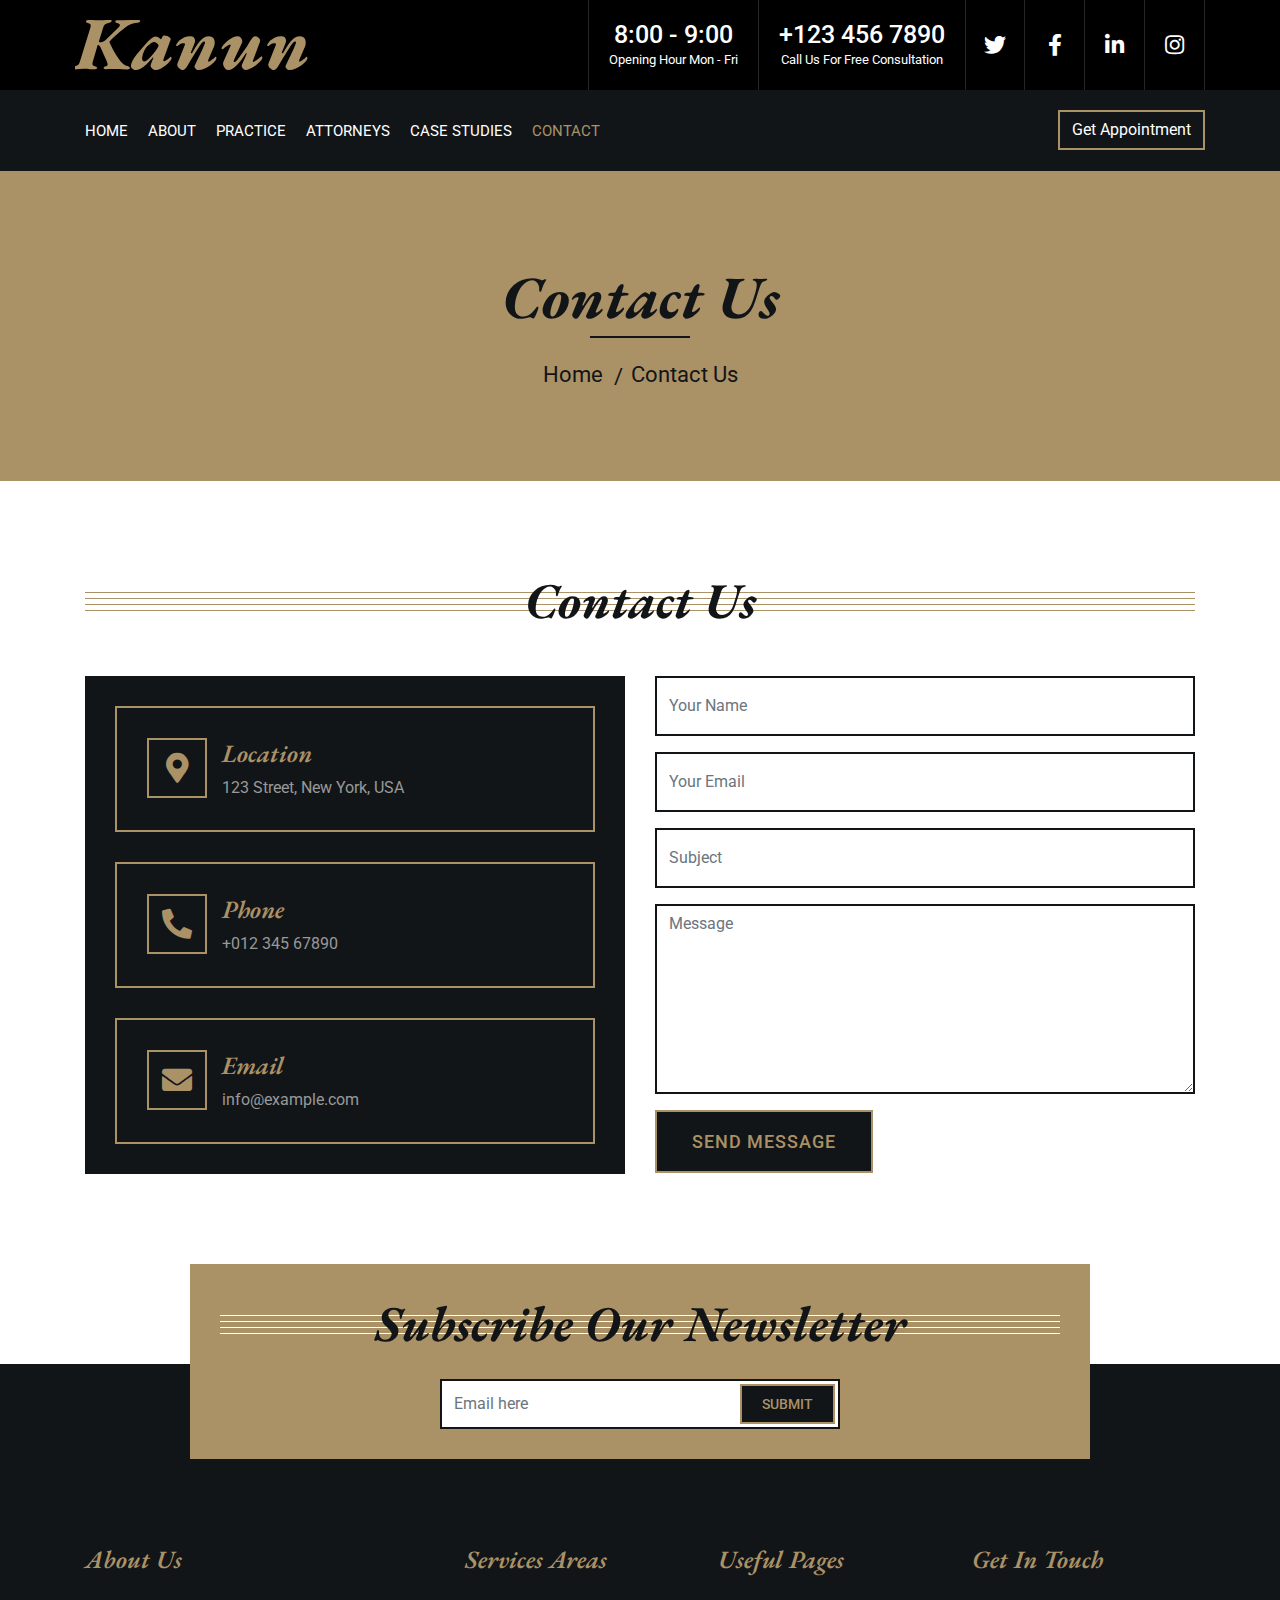
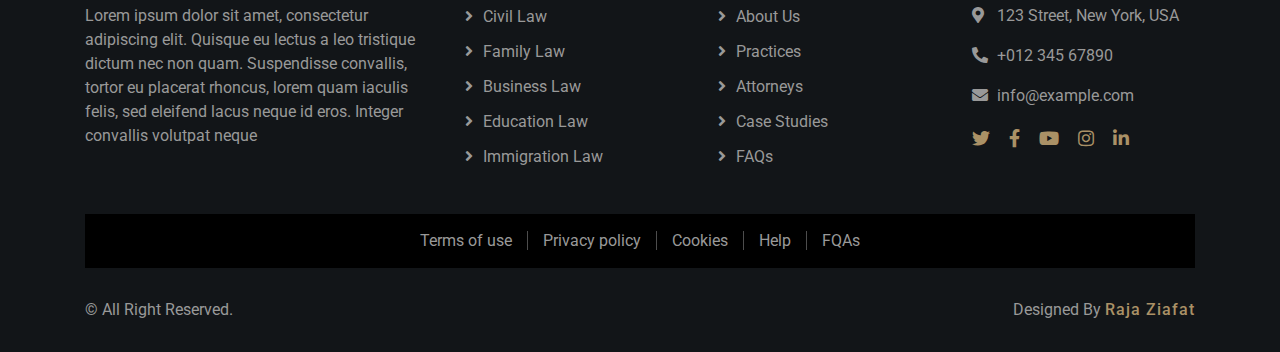
<file: contact.html>
<!DOCTYPE html>
<html lang="en">
    <head>
        <meta charset="utf-8">
        <title>Kanun </title>
        <meta content="width=device-width, initial-scale=1.0" name="viewport">
        <meta content="Law Firm Website Template" name="keywords">
        <meta content="Law Firm Website Template" name="description">

        <!-- Favicon -->
        <link href="img/faqs.jpg" rel="icon">

        <!-- Google Font -->
        <link href="https://fonts.googleapis.com/css2?family=EB+Garamond:ital,wght@1,600;1,700;1,800&family=Roboto:wght@400;500&display=swap" rel="stylesheet"> 
        
        <!-- CSS Libraries -->
        <link href="https://stackpath.bootstrapcdn.com/bootstrap/4.4.1/css/bootstrap.min.css" rel="stylesheet">
        <link href="https://cdnjs.cloudflare.com/ajax/libs/font-awesome/5.10.0/css/all.min.css" rel="stylesheet">
        <link href="lib/animate/animate.min.css" rel="stylesheet">
        <link href="lib/owlcarousel/assets/owl.carousel.min.css" rel="stylesheet">

        <!-- Template Stylesheet -->
        <link href="css/style.css" rel="stylesheet">
    </head>

    <body>
        <div class="wrapper">
            <!-- Top Bar Start -->
            <div class="top-bar">
                <div class="container-fluid">
                    <div class="row">
                        <div class="col-lg-3">
                            <div class="logo">
                                <a href="index.html">
                                    <h1>Kanun</h1>
                                    <!-- <img src="img/logo.jpg" alt="Logo"> -->
                                </a>
                            </div>
                        </div>
                        <div class="col-lg-9">
                            <div class="top-bar-right">
                                <div class="text">
                                    <h2>8:00 - 9:00</h2>
                                    <p>Opening Hour Mon - Fri</p>
                                </div>
                                <div class="text">
                                    <h2>+123 456 7890</h2>
                                    <p>Call Us For Free Consultation</p>
                                </div>
                                <div class="social">
                                    <a href=""><i class="fab fa-twitter"></i></a>
                                    <a href=""><i class="fab fa-facebook-f"></i></a>
                                    <a href=""><i class="fab fa-linkedin-in"></i></a>
                                    <a href=""><i class="fab fa-instagram"></i></a>
                                </div>
                            </div>
                        </div>
                    </div>
                </div>
            </div>
            <!-- Top Bar End -->

            <!-- Nav Bar Start -->
            <div class="nav-bar">
                <div class="container-fluid">
                    <nav class="navbar navbar-expand-lg bg-dark navbar-dark">
                        <a href="#" class="navbar-brand">MENU</a>
                        <button type="button" class="navbar-toggler" data-toggle="collapse" data-target="#navbarCollapse">
                            <span class="navbar-toggler-icon"></span>
                        </button>

                        <div class="collapse navbar-collapse justify-content-between" id="navbarCollapse">
                            <div class="navbar-nav mr-auto">
                                <a href="index.html" class="nav-item nav-link">Home</a>
                                <a href="about.html" class="nav-item nav-link">About</a>
                                <a href="service.html" class="nav-item nav-link">Practice</a>
                                <a href="team.html" class="nav-item nav-link">Attorneys</a>
                                <a href="portfolio.html" class="nav-item nav-link">Case Studies</a>
                                
                                <a href="contact.html" class="nav-item nav-link active">Contact</a>
                            </div>
                            <div class="ml-auto">
                                <a class="btn" href="">Get Appointment</a>
                            </div>
                        </div>
                    </nav>
                </div>
            </div>
            <!-- Nav Bar End -->
            
            
            <!-- Page Header Start -->
            <div class="page-header">
                <div class="container">
                    <div class="row">
                        <div class="col-12">
                            <h2>Contact Us</h2>
                        </div>
                        <div class="col-12">
                            <a href="index.html">Home</a>
                            <a href="contact.html">Contact Us</a>
                        </div>
                    </div>
                </div>
            </div>
            <!-- Page Header End -->


            <!-- Contact Start -->
            <div class="contact">
                <div class="container">
                    <div class="section-header">
                        <h2>Contact Us</h2>
                    </div>
                    <div class="row">
                        <div class="col-md-6">
                            <div class="contact-info">
                                <div class="contact-item">
                                    <i class="fa fa-map-marker-alt"></i>
                                    <div class="contact-text">
                                        <h2>Location</h2>
                                        <p>123 Street, New York, USA</p>
                                    </div>
                                </div>
                                <div class="contact-item">
                                    <i class="fa fa-phone-alt"></i>
                                    <div class="contact-text">
                                        <h2>Phone</h2>
                                        <p>+012 345 67890</p>
                                    </div>
                                </div>
                                <div class="contact-item">
                                    <i class="fa fa-envelope"></i>
                                    <div class="contact-text">
                                        <h2>Email</h2>
                                        <p>info@example.com</p>
                                    </div>
                                </div>
                            </div>
                        </div>
                        <div class="col-md-6">
                            <div class="contact-form">
                                <form>
                                    <div class="form-group">
                                        <input type="text" class="form-control" placeholder="Your Name" required="required" />
                                    </div>
                                    <div class="form-group">
                                        <input type="email" class="form-control" placeholder="Your Email" required="required" />
                                    </div>
                                    <div class="form-group">
                                        <input type="text" class="form-control" placeholder="Subject" required="required" />
                                    </div>
                                    <div class="form-group">
                                        <textarea class="form-control" placeholder="Message" required="required" ></textarea>
                                    </div>
                                    <div>
                                        <button class="btn" type="submit">Send Message</button>
                                    </div>
                                </form>
                            </div>
                        </div>
                    </div>
                </div>
            </div>
            <!-- Contact End -->


            <!-- Newsletter Start -->
            <div class="newsletter">
                <div class="container">
                    <div class="section-header">
                        <h2>Subscribe Our Newsletter</h2>
                    </div>
                    <div class="form">
                        <input class="form-control" placeholder="Email here">
                        <button class="btn">Submit</button>
                    </div>
                </div>
            </div>
            <!-- Newsletter End -->


            <!-- Footer Start -->
            <div class="footer">
                <div class="container">
                    <div class="row">
                        <div class="col-md-6 col-lg-4">
                            <div class="footer-about">
                                <h2>About Us</h2>
                                <p>
                                    Lorem ipsum dolor sit amet, consectetur adipiscing elit. Quisque eu lectus a leo tristique dictum nec non quam. Suspendisse convallis, tortor eu placerat rhoncus, lorem quam iaculis felis, sed eleifend lacus neque id eros. Integer convallis volutpat neque
                                </p>
                            </div>
                        </div>
                        <div class="col-md-6 col-lg-8">
                            <div class="row">
                        <div class="col-md-6 col-lg-4">
                            <div class="footer-link">
                                <h2>Services Areas</h2>
                                <a href="">Civil Law</a>
                                <a href="">Family Law</a>
                                <a href="">Business Law</a>
                                <a href="">Education Law</a>
                                <a href="">Immigration Law</a>
                            </div>
                        </div>
                        <div class="col-md-6 col-lg-4">
                            <div class="footer-link">
                                <h2>Useful Pages</h2>
                                <a href="">About Us</a>
                                <a href="">Practices</a>
                                <a href="">Attorneys</a>
                                <a href="">Case Studies</a>
                                <a href="">FAQs</a>
                            </div>
                        </div>
                        <div class="col-md-6 col-lg-4">
                            <div class="footer-contact">
                                <h2>Get In Touch</h2>
                                <p><i class="fa fa-map-marker-alt"></i>123 Street, New York, USA</p>
                                <p><i class="fa fa-phone-alt"></i>+012 345 67890</p>
                                <p><i class="fa fa-envelope"></i>info@example.com</p>
                                <div class="footer-social">
                                    <a href=""><i class="fab fa-twitter"></i></a>
                                    <a href=""><i class="fab fa-facebook-f"></i></a>
                                    <a href=""><i class="fab fa-youtube"></i></a>
                                    <a href=""><i class="fab fa-instagram"></i></a>
                                    <a href=""><i class="fab fa-linkedin-in"></i></a>
                                </div>
                            </div>
                        </div>
                        </div>
                    </div>
                    </div>
                </div>
                <div class="container footer-menu">
                    <div class="f-menu">
                        <a href="">Terms of use</a>
                        <a href="">Privacy policy</a>
                        <a href="">Cookies</a>
                        <a href="">Help</a>
                        <a href="">FQAs</a>
                    </div>
                </div>
                <div class="container copyright">
                    <div class="row">
                        <div class="col-md-6">
                            <p>&copy;  All Right Reserved.</p>
                        </div>
                        <div class="col-md-6">
                            <p>Designed By <a href="https://facebook.com/rajaziafat6/">Raja Ziafat</a></p>
                        </div>
                    </div>
                </div>
            </div>
            <!-- Footer End -->
            
            <a href="#" class="back-to-top"><i class="fa fa-chevron-up"></i></a>
        </div>

        <!-- JavaScript Libraries -->
        <script src="https://code.jquery.com/jquery-3.4.1.min.js"></script>
        <script src="https://stackpath.bootstrapcdn.com/bootstrap/4.4.1/js/bootstrap.bundle.min.js"></script>
        <script src="lib/easing/easing.min.js"></script>
        <script src="lib/owlcarousel/owl.carousel.min.js"></script>
        <script src="lib/isotope/isotope.pkgd.min.js"></script>

        <!--  Javascript -->
        <script src="js/main.js"></script>
    </body>
</html>
</file>
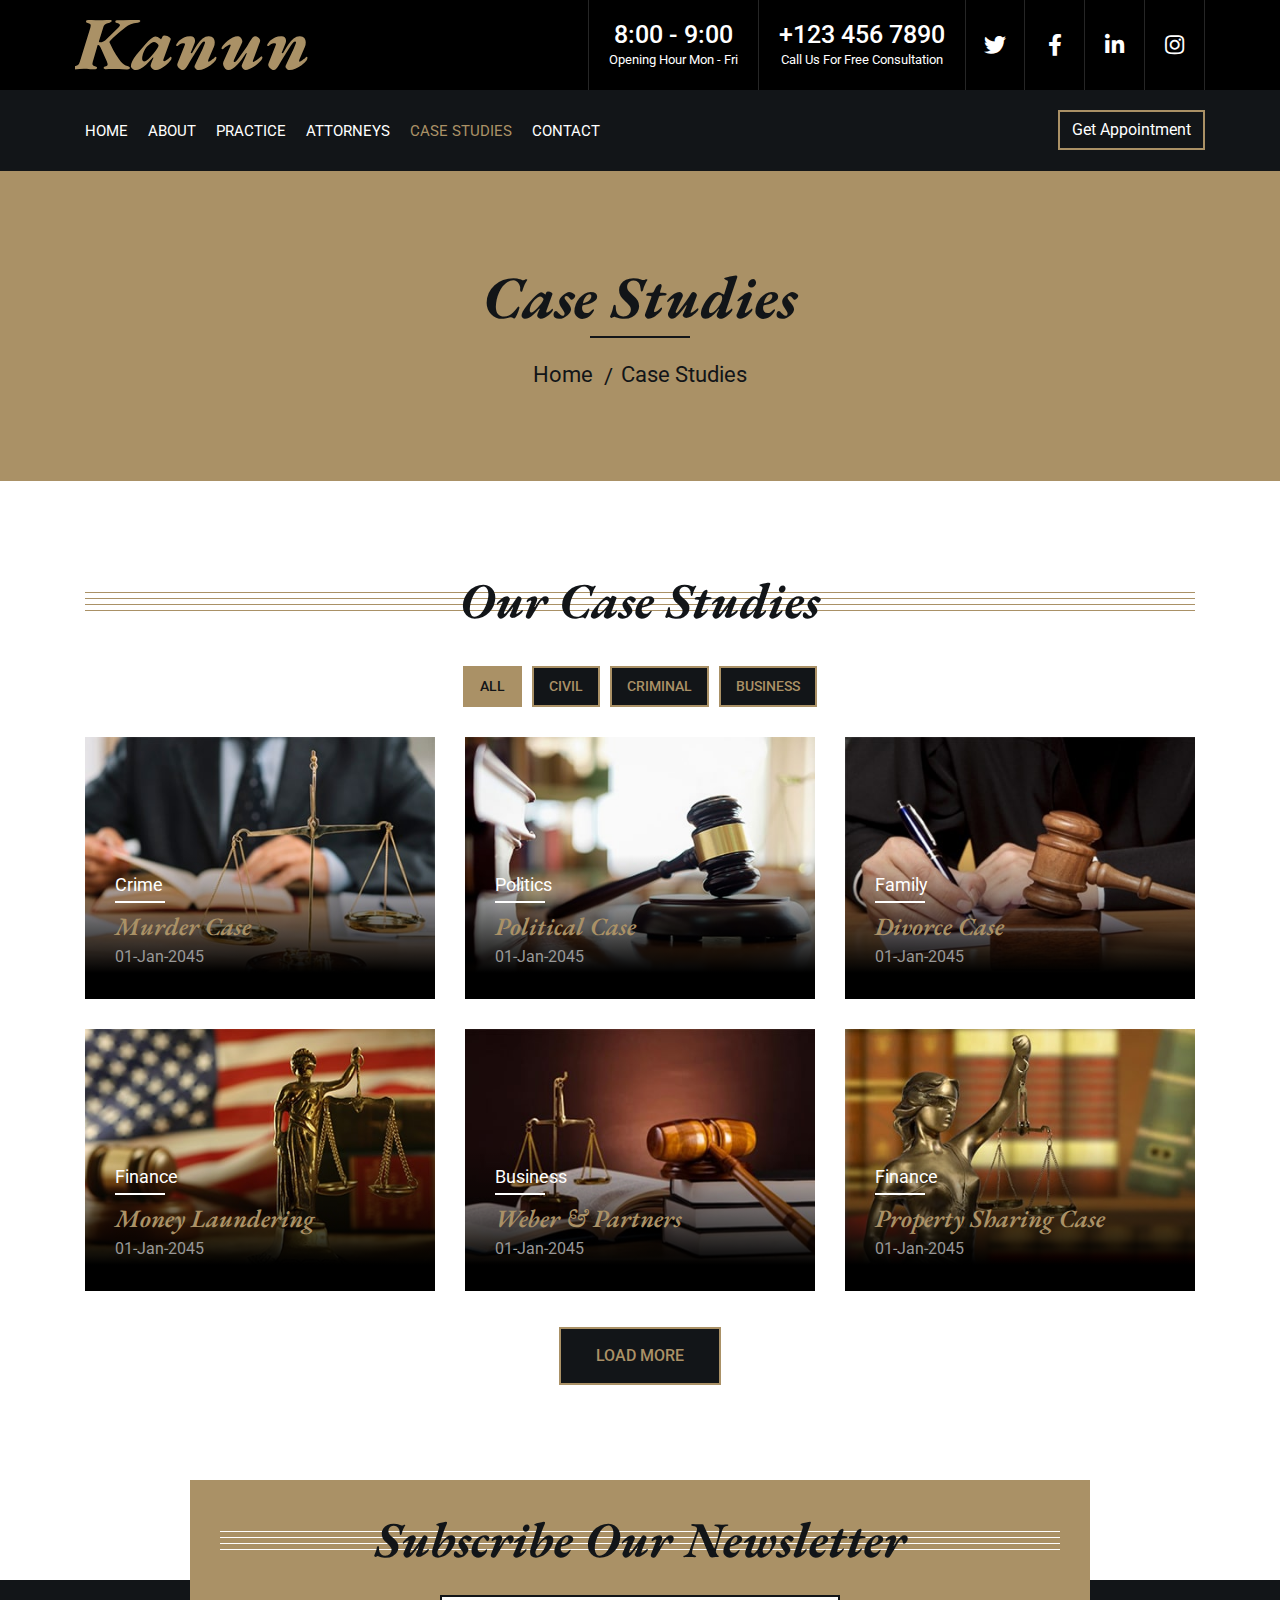
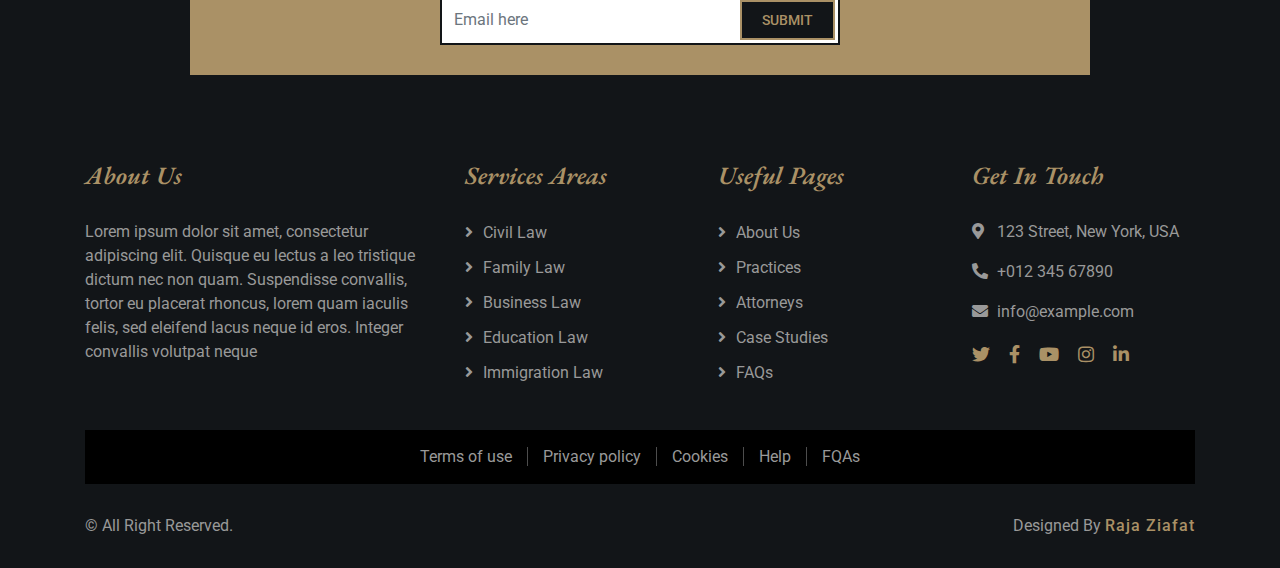
<file: portfolio.html>
<!DOCTYPE html>
<html lang="en">
    <head>
        <meta charset="utf-8">
        <title>Kanun </title>
        <meta content="width=device-width, initial-scale=1.0" name="viewport">
        

        <!-- Favicon -->
        <link href="img/faqs.jpg" rel="icon">

        <!-- Google Font -->
        <link href="https://fonts.googleapis.com/css2?family=EB+Garamond:ital,wght@1,600;1,700;1,800&family=Roboto:wght@400;500&display=swap" rel="stylesheet"> 
        
        <!-- CSS Libraries -->
        <link href="https://stackpath.bootstrapcdn.com/bootstrap/4.4.1/css/bootstrap.min.css" rel="stylesheet">
        <link href="https://cdnjs.cloudflare.com/ajax/libs/font-awesome/5.10.0/css/all.min.css" rel="stylesheet">
        <link href="lib/animate/animate.min.css" rel="stylesheet">
        <link href="lib/owlcarousel/assets/owl.carousel.min.css" rel="stylesheet">

        <!-- Template Stylesheet -->
        <link href="css/style.css" rel="stylesheet">
    </head>

    <body>
        <div class="wrapper">
            <!-- Top Bar Start -->
            <div class="top-bar">
                <div class="container-fluid">
                    <div class="row">
                        <div class="col-lg-3">
                            <div class="logo">
                                <a href="index.html">
                                    <h1>Kanun</h1>
                                    <!-- <img src="img/logo.jpg" alt="Logo"> -->
                                </a>
                            </div>
                        </div>
                        <div class="col-lg-9">
                            <div class="top-bar-right">
                                <div class="text">
                                    <h2>8:00 - 9:00</h2>
                                    <p>Opening Hour Mon - Fri</p>
                                </div>
                                <div class="text">
                                    <h2>+123 456 7890</h2>
                                    <p>Call Us For Free Consultation</p>
                                </div>
                                <div class="social">
                                    <a href=""><i class="fab fa-twitter"></i></a>
                                    <a href=""><i class="fab fa-facebook-f"></i></a>
                                    <a href=""><i class="fab fa-linkedin-in"></i></a>
                                    <a href=""><i class="fab fa-instagram"></i></a>
                                </div>
                            </div>
                        </div>
                    </div>
                </div>
            </div>
            <!-- Top Bar End -->

            <!-- Nav Bar Start -->
            <div class="nav-bar">
                <div class="container-fluid">
                    <nav class="navbar navbar-expand-lg bg-dark navbar-dark">
                        <a href="#" class="navbar-brand">MENU</a>
                        <button type="button" class="navbar-toggler" data-toggle="collapse" data-target="#navbarCollapse">
                            <span class="navbar-toggler-icon"></span>
                        </button>

                        <div class="collapse navbar-collapse justify-content-between" id="navbarCollapse">
                            <div class="navbar-nav mr-auto">
                                <a href="index.html" class="nav-item nav-link">Home</a>
                                <a href="about.html" class="nav-item nav-link">About</a>
                                <a href="service.html" class="nav-item nav-link">Practice</a>
                                <a href="team.html" class="nav-item nav-link">Attorneys</a>
                                <a href="portfolio.html" class="nav-item nav-link active">Case Studies</a>
                           
                                <a href="contact.html" class="nav-item nav-link">Contact</a>
                            </div>
                            <div class="ml-auto">
                                <a class="btn" href="">Get Appointment</a>
                            </div>
                        </div>
                    </nav>
                </div>
            </div>
            <!-- Nav Bar End -->
            
            
            <!-- Page Header Start -->
            <div class="page-header">
                <div class="container">
                    <div class="row">
                        <div class="col-12">
                            <h2>Case Studies</h2>
                        </div>
                        <div class="col-12">
                            <a href="index.html">Home</a>
                            <a href="portfolio.html">Case Studies</a>
                        </div>
                    </div>
                </div>
            </div>
            <!-- Page Header End -->


            <!-- Portfolio Start -->
            <div class="portfolio">
                <div class="container">
                    <div class="section-header">
                        <h2>Our Case Studies</h2>
                    </div>
                    <div class="row">
                        <div class="col-12">
                            <ul id="portfolio-flters">
                                <li data-filter="*" class="filter-active">All</li>
                                <li data-filter=".first">Civil</li>
                                <li data-filter=".second">Criminal</li>
                                <li data-filter=".third">Business</li>
                            </ul>
                        </div>
                    </div>
                    <div class="row portfolio-container">
                        <div class="col-lg-4 col-md-6 col-sm-12 portfolio-item first">
                            <div class="portfolio-wrap">
                                <img src="img/portfolio-1.jpg" alt="Portfolio Image">
                                <figure>
                                    <p>Crime</p>
                                    <a href="#">Murder Case</a>
                                    <span>01-Jan-2045</span>
                                </figure>
                            </div>
                        </div>
                        <div class="col-lg-4 col-md-6 col-sm-12 portfolio-item second">
                            <div class="portfolio-wrap">
                                <img src="img/portfolio-2.jpg" alt="Portfolio Image">
                                <figure>
                                    <p>Politics</p>
                                    <a href="#">Political Case</a>
                                    <span>01-Jan-2045</span>
                                </figure>
                            </div>
                        </div>
                        <div class="col-lg-4 col-md-6 col-sm-12 portfolio-item third">
                            <div class="portfolio-wrap">
                                <img src="img/portfolio-3.jpg" alt="Portfolio Image">
                                <figure>
                                    <p>Family</p>
                                    <a href="#">Divorce Case</a>
                                    <span>01-Jan-2045</span>
                                </figure>
                            </div>
                        </div>
                        <div class="col-lg-4 col-md-6 col-sm-12 portfolio-item first">
                            <div class="portfolio-wrap">
                                <img src="img/portfolio-4.jpg" alt="Portfolio Image">
                                <figure>
                                    <p>Finance</p>
                                    <a href="#">Money Laundering</a>
                                    <span>01-Jan-2045</span>
                                </figure>
                            </div>
                        </div>
                        <div class="col-lg-4 col-md-6 col-sm-12 portfolio-item second">
                            <div class="portfolio-wrap">
                                <img src="img/portfolio-5.jpg" alt="Portfolio Image">
                                <figure>
                                    <p>Business</p>
                                    <a href="#">Weber & Partners</a>
                                    <span>01-Jan-2045</span>
                                </figure>
                            </div>
                        </div>
                        <div class="col-lg-4 col-md-6 col-sm-12 portfolio-item third">
                            <div class="portfolio-wrap">
                                <img src="img/portfolio-6.jpg" alt="Portfolio Image">
                                <figure>
                                    <p>Finance</p>
                                    <a href="#">Property Sharing Case</a>
                                    <span>01-Jan-2045</span>
                                </figure>
                            </div>
                        </div>
                    </div>
                    <div class="row">
                        <div class="col-12 load-more">
                            <a class="btn" href="#">Load More</a>
                        </div>
                    </div>
                </div>
            </div>
            <!-- Portfolio Start -->


            <!-- Newsletter Start -->
            <div class="newsletter">
                <div class="container">
                    <div class="section-header">
                        <h2>Subscribe Our Newsletter</h2>
                    </div>
                    <div class="form">
                        <input class="form-control" placeholder="Email here">
                        <button class="btn">Submit</button>
                    </div>
                </div>
            </div>
            <!-- Newsletter End -->


            <!-- Footer Start -->
            <div class="footer">
                <div class="container">
                    <div class="row">
                        <div class="col-md-6 col-lg-4">
                            <div class="footer-about">
                                <h2>About Us</h2>
                                <p>
                                    Lorem ipsum dolor sit amet, consectetur adipiscing elit. Quisque eu lectus a leo tristique dictum nec non quam. Suspendisse convallis, tortor eu placerat rhoncus, lorem quam iaculis felis, sed eleifend lacus neque id eros. Integer convallis volutpat neque
                                </p>
                            </div>
                        </div>
                        <div class="col-md-6 col-lg-8">
                            <div class="row">
                        <div class="col-md-6 col-lg-4">
                            <div class="footer-link">
                                <h2>Services Areas</h2>
                                <a href="">Civil Law</a>
                                <a href="">Family Law</a>
                                <a href="">Business Law</a>
                                <a href="">Education Law</a>
                                <a href="">Immigration Law</a>
                            </div>
                        </div>
                        <div class="col-md-6 col-lg-4">
                            <div class="footer-link">
                                <h2>Useful Pages</h2>
                                <a href="">About Us</a>
                                <a href="">Practices</a>
                                <a href="">Attorneys</a>
                                <a href="">Case Studies</a>
                                <a href="">FAQs</a>
                            </div>
                        </div>
                        <div class="col-md-6 col-lg-4">
                            <div class="footer-contact">
                                <h2>Get In Touch</h2>
                                <p><i class="fa fa-map-marker-alt"></i>123 Street, New York, USA</p>
                                <p><i class="fa fa-phone-alt"></i>+012 345 67890</p>
                                <p><i class="fa fa-envelope"></i>info@example.com</p>
                                <div class="footer-social">
                                    <a href=""><i class="fab fa-twitter"></i></a>
                                    <a href=""><i class="fab fa-facebook-f"></i></a>
                                    <a href=""><i class="fab fa-youtube"></i></a>
                                    <a href=""><i class="fab fa-instagram"></i></a>
                                    <a href=""><i class="fab fa-linkedin-in"></i></a>
                                </div>
                            </div>
                        </div>
                        </div>
                    </div>
                    </div>
                </div>
                <div class="container footer-menu">
                    <div class="f-menu">
                        <a href="">Terms of use</a>
                        <a href="">Privacy policy</a>
                        <a href="">Cookies</a>
                        <a href="">Help</a>
                        <a href="">FQAs</a>
                    </div>
                </div>
                <div class="container copyright">
                    <div class="row">
                        <div class="col-md-6">
                            <p>&copy;  All Right Reserved.</p>
                        </div>
                        <div class="col-md-6">
                            <p>Designed By <a href="https://facebook.com/rajaziafat6/">Raja Ziafat</a></p>
                        </div>
                    </div>
                </div>
            </div>
            <!-- Footer End -->
            
            <a href="#" class="back-to-top"><i class="fa fa-chevron-up"></i></a>
        </div>

        <!-- JavaScript Libraries -->
        <script src="https://code.jquery.com/jquery-3.4.1.min.js"></script>
        <script src="https://stackpath.bootstrapcdn.com/bootstrap/4.4.1/js/bootstrap.bundle.min.js"></script>
        <script src="lib/easing/easing.min.js"></script>
        <script src="lib/owlcarousel/owl.carousel.min.js"></script>
        <script src="lib/isotope/isotope.pkgd.min.js"></script>

        <!--  Javascript -->
        <script src="js/main.js"></script>
    </body>
</html>
</file>
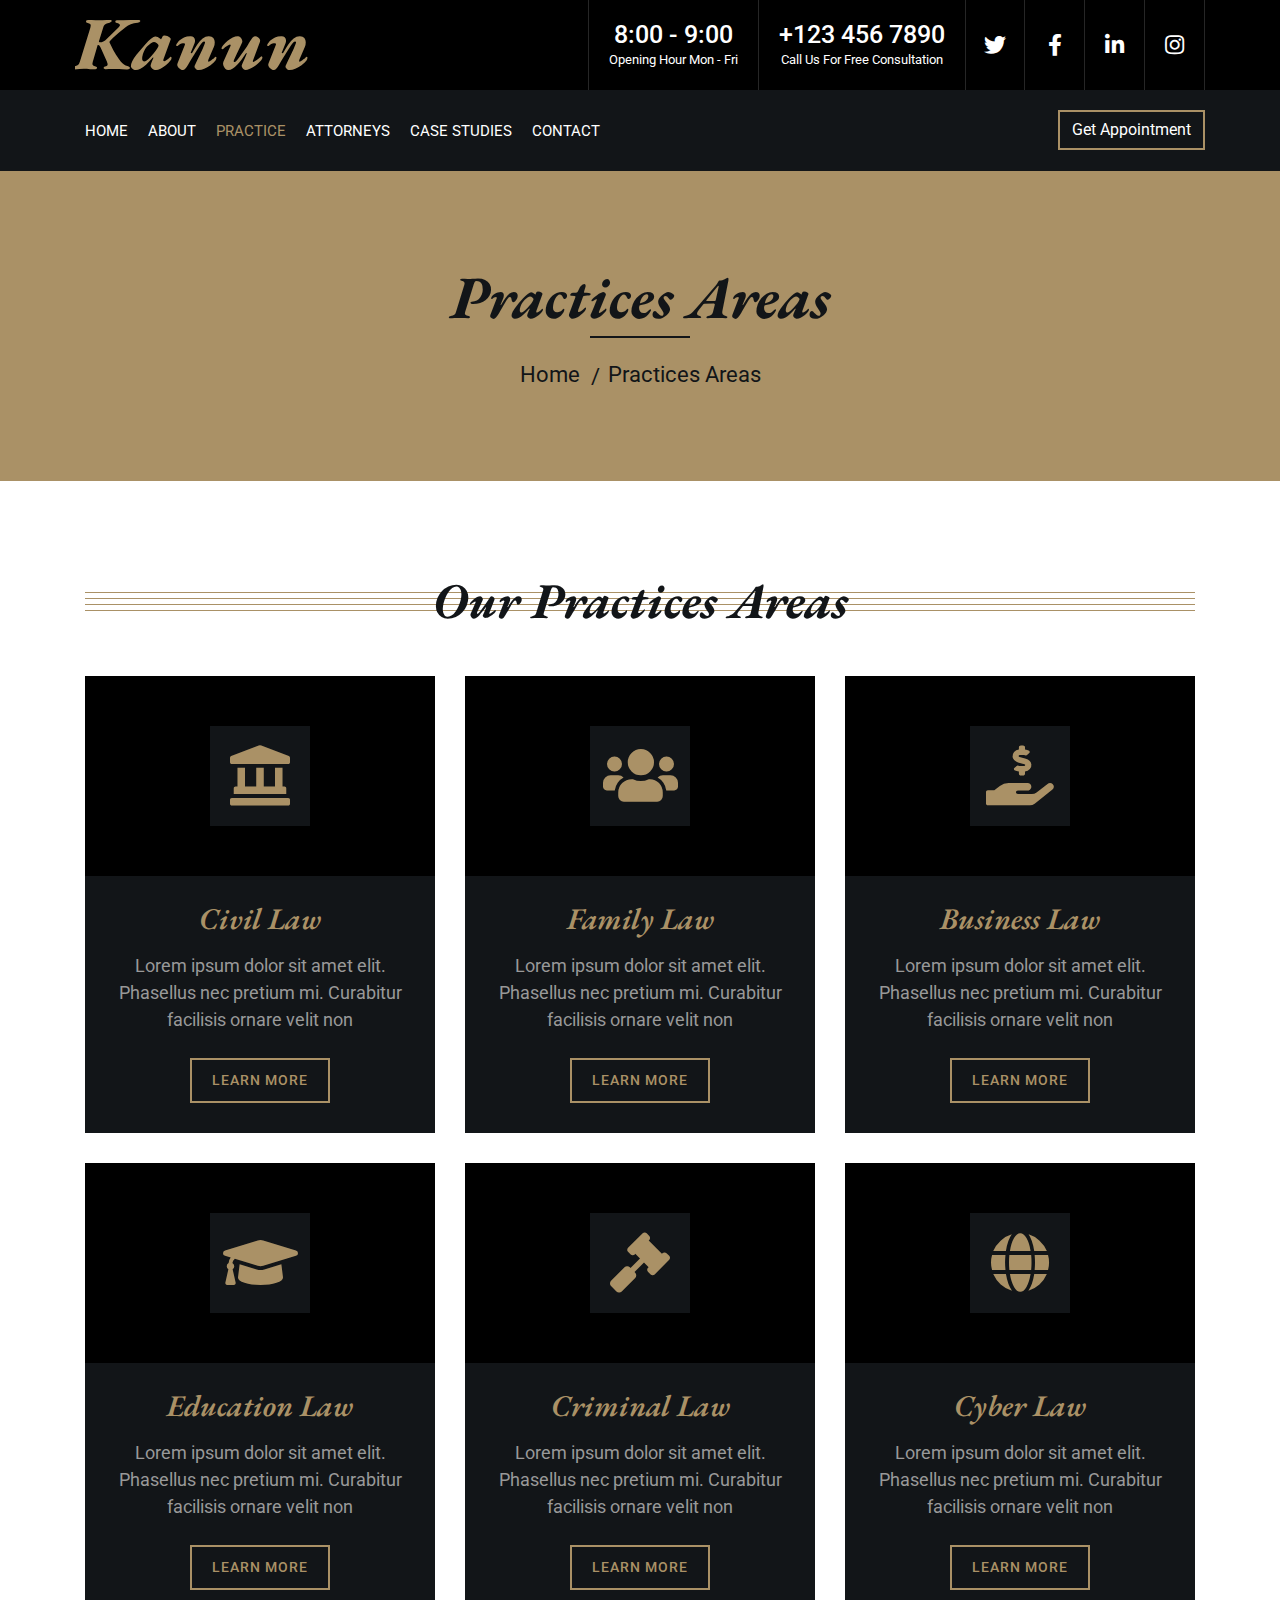
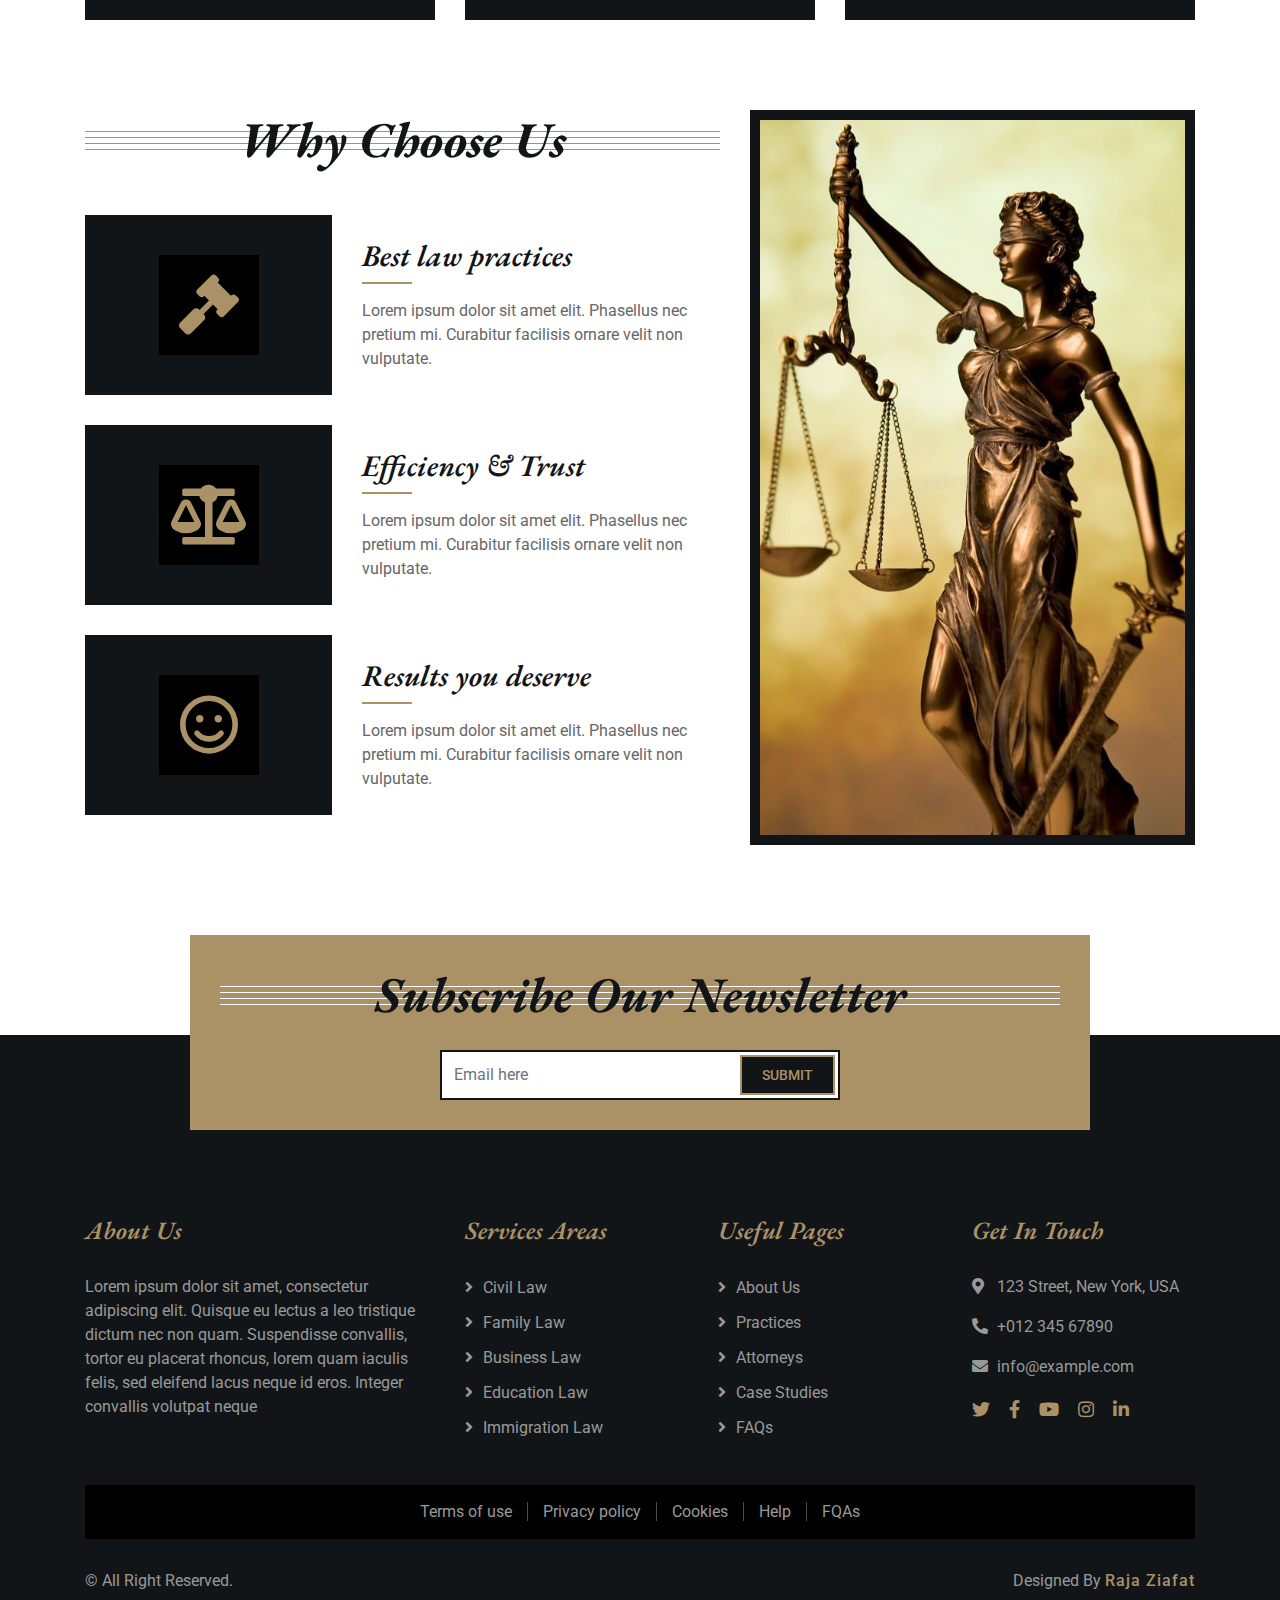
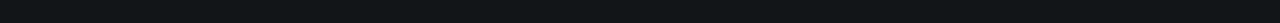
<file: service.html>
<!DOCTYPE html>
<html lang="en">
    <head>
        <meta charset="utf-8">
        <title>Kanun </title>
        <meta content="width=device-width, initial-scale=1.0" name="viewport">
        

        <!-- Favicon -->
        <link href="img/faqs.jpg" rel="icon">

        <!-- Google Font -->
        <link href="https://fonts.googleapis.com/css2?family=EB+Garamond:ital,wght@1,600;1,700;1,800&family=Roboto:wght@400;500&display=swap" rel="stylesheet"> 
        
        <!-- CSS Libraries -->
        <link href="https://stackpath.bootstrapcdn.com/bootstrap/4.4.1/css/bootstrap.min.css" rel="stylesheet">
        <link href="https://cdnjs.cloudflare.com/ajax/libs/font-awesome/5.10.0/css/all.min.css" rel="stylesheet">
        <link href="lib/animate/animate.min.css" rel="stylesheet">
        <link href="lib/owlcarousel/assets/owl.carousel.min.css" rel="stylesheet">

        <!-- Template Stylesheet -->
        <link href="css/style.css" rel="stylesheet">
    </head>

    <body>
        <div class="wrapper">
            <!-- Top Bar Start -->
            <div class="top-bar">
                <div class="container-fluid">
                    <div class="row">
                        <div class="col-lg-3">
                            <div class="logo">
                                <a href="index.html">
                                    <h1>Kanun</h1>
                                    <!-- <img src="img/logo.jpg" alt="Logo"> -->
                                </a>
                            </div>
                        </div>
                        <div class="col-lg-9">
                            <div class="top-bar-right">
                                <div class="text">
                                    <h2>8:00 - 9:00</h2>
                                    <p>Opening Hour Mon - Fri</p>
                                </div>
                                <div class="text">
                                    <h2>+123 456 7890</h2>
                                    <p>Call Us For Free Consultation</p>
                                </div>
                                <div class="social">
                                    <a href=""><i class="fab fa-twitter"></i></a>
                                    <a href=""><i class="fab fa-facebook-f"></i></a>
                                    <a href=""><i class="fab fa-linkedin-in"></i></a>
                                    <a href=""><i class="fab fa-instagram"></i></a>
                                </div>
                            </div>
                        </div>
                    </div>
                </div>
            </div>
            <!-- Top Bar End -->

            <!-- Nav Bar Start -->
            <div class="nav-bar">
                <div class="container-fluid">
                    <nav class="navbar navbar-expand-lg bg-dark navbar-dark">
                        <a href="#" class="navbar-brand">MENU</a>
                        <button type="button" class="navbar-toggler" data-toggle="collapse" data-target="#navbarCollapse">
                            <span class="navbar-toggler-icon"></span>
                        </button>

                        <div class="collapse navbar-collapse justify-content-between" id="navbarCollapse">
                            <div class="navbar-nav mr-auto">
                                <a href="index.html" class="nav-item nav-link">Home</a>
                                <a href="about.html" class="nav-item nav-link">About</a>
                                <a href="service.html" class="nav-item nav-link active">Practice</a>
                                <a href="team.html" class="nav-item nav-link">Attorneys</a>
                                <a href="portfolio.html" class="nav-item nav-link">Case Studies</a>
                                
                                <a href="contact.html" class="nav-item nav-link">Contact</a>
                            </div>
                            <div class="ml-auto">
                                <a class="btn" href="">Get Appointment</a>
                            </div>
                        </div>
                    </nav>
                </div>
            </div>
            <!-- Nav Bar End -->
            
            
            <!-- Page Header Start -->
            <div class="page-header">
                <div class="container">
                    <div class="row">
                        <div class="col-12">
                            <h2>Practices Areas</h2>
                        </div>
                        <div class="col-12">
                            <a href="index.html">Home</a>
                            <a href="service.html">Practices Areas</a>
                        </div>
                    </div>
                </div>
            </div>
            <!-- Page Header End -->


            <!-- Service Start -->
            <div class="service">
                <div class="container">
                    <div class="section-header">
                        <h2>Our Practices Areas</h2>
                    </div>
                    <div class="row">
                        <div class="col-lg-4 col-md-6">
                            <div class="service-item">
                                <div class="service-icon">
                                    <i class="fa fa-landmark"></i>
                                </div>
                                <h3>Civil Law</h3>
                                <p>
                                    Lorem ipsum dolor sit amet elit. Phasellus nec pretium mi. Curabitur facilisis ornare velit non
                                </p>
                                <a class="btn" href="">Learn More</a>
                            </div>
                        </div>
                        <div class="col-lg-4 col-md-6">
                            <div class="service-item">
                                <div class="service-icon">
                                    <i class="fa fa-users"></i>
                                </div>
                                <h3>Family Law</h3>
                                <p>
                                    Lorem ipsum dolor sit amet elit. Phasellus nec pretium mi. Curabitur facilisis ornare velit non
                                </p>
                                <a class="btn" href="">Learn More</a>
                            </div>
                        </div>
                        <div class="col-lg-4 col-md-6">
                            <div class="service-item">
                                <div class="service-icon">
                                    <i class="fa fa-hand-holding-usd"></i>
                                </div>
                                <h3>Business Law</h3>
                                <p>
                                    Lorem ipsum dolor sit amet elit. Phasellus nec pretium mi. Curabitur facilisis ornare velit non
                                </p>
                                <a class="btn" href="">Learn More</a>
                            </div>
                        </div>
                        <div class="col-lg-4 col-md-6">
                            <div class="service-item">
                                <div class="service-icon">
                                    <i class="fa fa-graduation-cap"></i>
                                </div>
                                <h3>Education Law</h3>
                                <p>
                                    Lorem ipsum dolor sit amet elit. Phasellus nec pretium mi. Curabitur facilisis ornare velit non
                                </p>
                                <a class="btn" href="">Learn More</a>
                            </div>
                        </div>
                        <div class="col-lg-4 col-md-6">
                            <div class="service-item">
                                <div class="service-icon">
                                    <i class="fa fa-gavel"></i>
                                </div>
                                <h3>Criminal Law</h3>
                                <p>
                                    Lorem ipsum dolor sit amet elit. Phasellus nec pretium mi. Curabitur facilisis ornare velit non
                                </p>
                                <a class="btn" href="">Learn More</a>
                            </div>
                        </div>
                        <div class="col-lg-4 col-md-6">
                            <div class="service-item">
                                <div class="service-icon">
                                    <i class="fa fa-globe"></i>
                                </div>
                                <h3>Cyber Law</h3>
                                <p>
                                    Lorem ipsum dolor sit amet elit. Phasellus nec pretium mi. Curabitur facilisis ornare velit non
                                </p>
                                <a class="btn" href="">Learn More</a>
                            </div>
                        </div>
                    </div>
                </div>
            </div>
            <!-- Service End -->
            
            
            <!-- Feature Start -->
            <div class="feature">
                <div class="container">
                    <div class="row">
                        <div class="col-md-7">
                            <div class="section-header">
                                <h2>Why Choose Us</h2>
                            </div>
                            <div class="row align-items-center feature-item">
                                <div class="col-5">
                                    <div class="feature-icon">
                                        <i class="fa fa-gavel"></i>
                                    </div>
                                </div>
                                <div class="col-7">
                                    <h3>Best law practices</h3>
                                    <p>
                                        Lorem ipsum dolor sit amet elit. Phasellus nec pretium mi. Curabitur facilisis ornare velit non vulputate.
                                    </p>
                                </div>
                            </div>
                            <div class="row align-items-center feature-item">
                                <div class="col-5">
                                    <div class="feature-icon">
                                        <i class="fa fa-balance-scale"></i>
                                    </div>
                                </div>
                                <div class="col-7">
                                    <h3>Efficiency & Trust</h3>
                                    <p>
                                        Lorem ipsum dolor sit amet elit. Phasellus nec pretium mi. Curabitur facilisis ornare velit non vulputate.
                                    </p>
                                </div>
                            </div>
                            <div class="row align-items-center feature-item">
                                <div class="col-5">
                                    <div class="feature-icon">
                                        <i class="far fa-smile"></i>
                                    </div>
                                </div>
                                <div class="col-7">
                                    <h3>Results you deserve</h3>
                                    <p>
                                        Lorem ipsum dolor sit amet elit. Phasellus nec pretium mi. Curabitur facilisis ornare velit non vulputate.
                                    </p>
                                </div>
                            </div>
                        </div>
                        <div class="col-md-5">
                            <div class="feature-img">
                                <img src="img/feature.jpg" alt="Feature">
                            </div>
                        </div>
                    </div>
                </div>
            </div>
            <!-- Feature End -->


            <!-- Newsletter Start -->
            <div class="newsletter">
                <div class="container">
                    <div class="section-header">
                        <h2>Subscribe Our Newsletter</h2>
                    </div>
                    <div class="form">
                        <input class="form-control" placeholder="Email here">
                        <button class="btn">Submit</button>
                    </div>
                </div>
            </div>
            <!-- Newsletter End -->


            <!-- Footer Start -->
            <div class="footer">
                <div class="container">
                    <div class="row">
                        <div class="col-md-6 col-lg-4">
                            <div class="footer-about">
                                <h2>About Us</h2>
                                <p>
                                    Lorem ipsum dolor sit amet, consectetur adipiscing elit. Quisque eu lectus a leo tristique dictum nec non quam. Suspendisse convallis, tortor eu placerat rhoncus, lorem quam iaculis felis, sed eleifend lacus neque id eros. Integer convallis volutpat neque
                                </p>
                            </div>
                        </div>
                        <div class="col-md-6 col-lg-8">
                            <div class="row">
                        <div class="col-md-6 col-lg-4">
                            <div class="footer-link">
                                <h2>Services Areas</h2>
                                <a href="">Civil Law</a>
                                <a href="">Family Law</a>
                                <a href="">Business Law</a>
                                <a href="">Education Law</a>
                                <a href="">Immigration Law</a>
                            </div>
                        </div>
                        <div class="col-md-6 col-lg-4">
                            <div class="footer-link">
                                <h2>Useful Pages</h2>
                                <a href="">About Us</a>
                                <a href="">Practices</a>
                                <a href="">Attorneys</a>
                                <a href="">Case Studies</a>
                                <a href="">FAQs</a>
                            </div>
                        </div>
                        <div class="col-md-6 col-lg-4">
                            <div class="footer-contact">
                                <h2>Get In Touch</h2>
                                <p><i class="fa fa-map-marker-alt"></i>123 Street, New York, USA</p>
                                <p><i class="fa fa-phone-alt"></i>+012 345 67890</p>
                                <p><i class="fa fa-envelope"></i>info@example.com</p>
                                <div class="footer-social">
                                    <a href=""><i class="fab fa-twitter"></i></a>
                                    <a href=""><i class="fab fa-facebook-f"></i></a>
                                    <a href=""><i class="fab fa-youtube"></i></a>
                                    <a href=""><i class="fab fa-instagram"></i></a>
                                    <a href=""><i class="fab fa-linkedin-in"></i></a>
                                </div>
                            </div>
                        </div>
                        </div>
                    </div>
                    </div>
                </div>
                <div class="container footer-menu">
                    <div class="f-menu">
                        <a href="">Terms of use</a>
                        <a href="">Privacy policy</a>
                        <a href="">Cookies</a>
                        <a href="">Help</a>
                        <a href="">FQAs</a>
                    </div>
                </div>
                <div class="container copyright">
                    <div class="row">
                        <div class="col-md-6">
                            <p>&copy; All Right Reserved.</p>
                        </div>
                        <div class="col-md-6">
                            <p>Designed By <a href="https://facebook.com/rajaziafat6/">Raja Ziafat</a></p>
                        </div>
                    </div>
                </div>
            </div>
            <!-- Footer End -->
            
            <a href="#" class="back-to-top"><i class="fa fa-chevron-up"></i></a>
        </div>

        <!-- JavaScript Libraries -->
        <script src="https://code.jquery.com/jquery-3.4.1.min.js"></script>
        <script src="https://stackpath.bootstrapcdn.com/bootstrap/4.4.1/js/bootstrap.bundle.min.js"></script>
        <script src="lib/easing/easing.min.js"></script>
        <script src="lib/owlcarousel/owl.carousel.min.js"></script>
        <script src="lib/isotope/isotope.pkgd.min.js"></script>

        <!--  Javascript -->
        <script src="js/main.js"></script>
    </body>
</html>
</file>
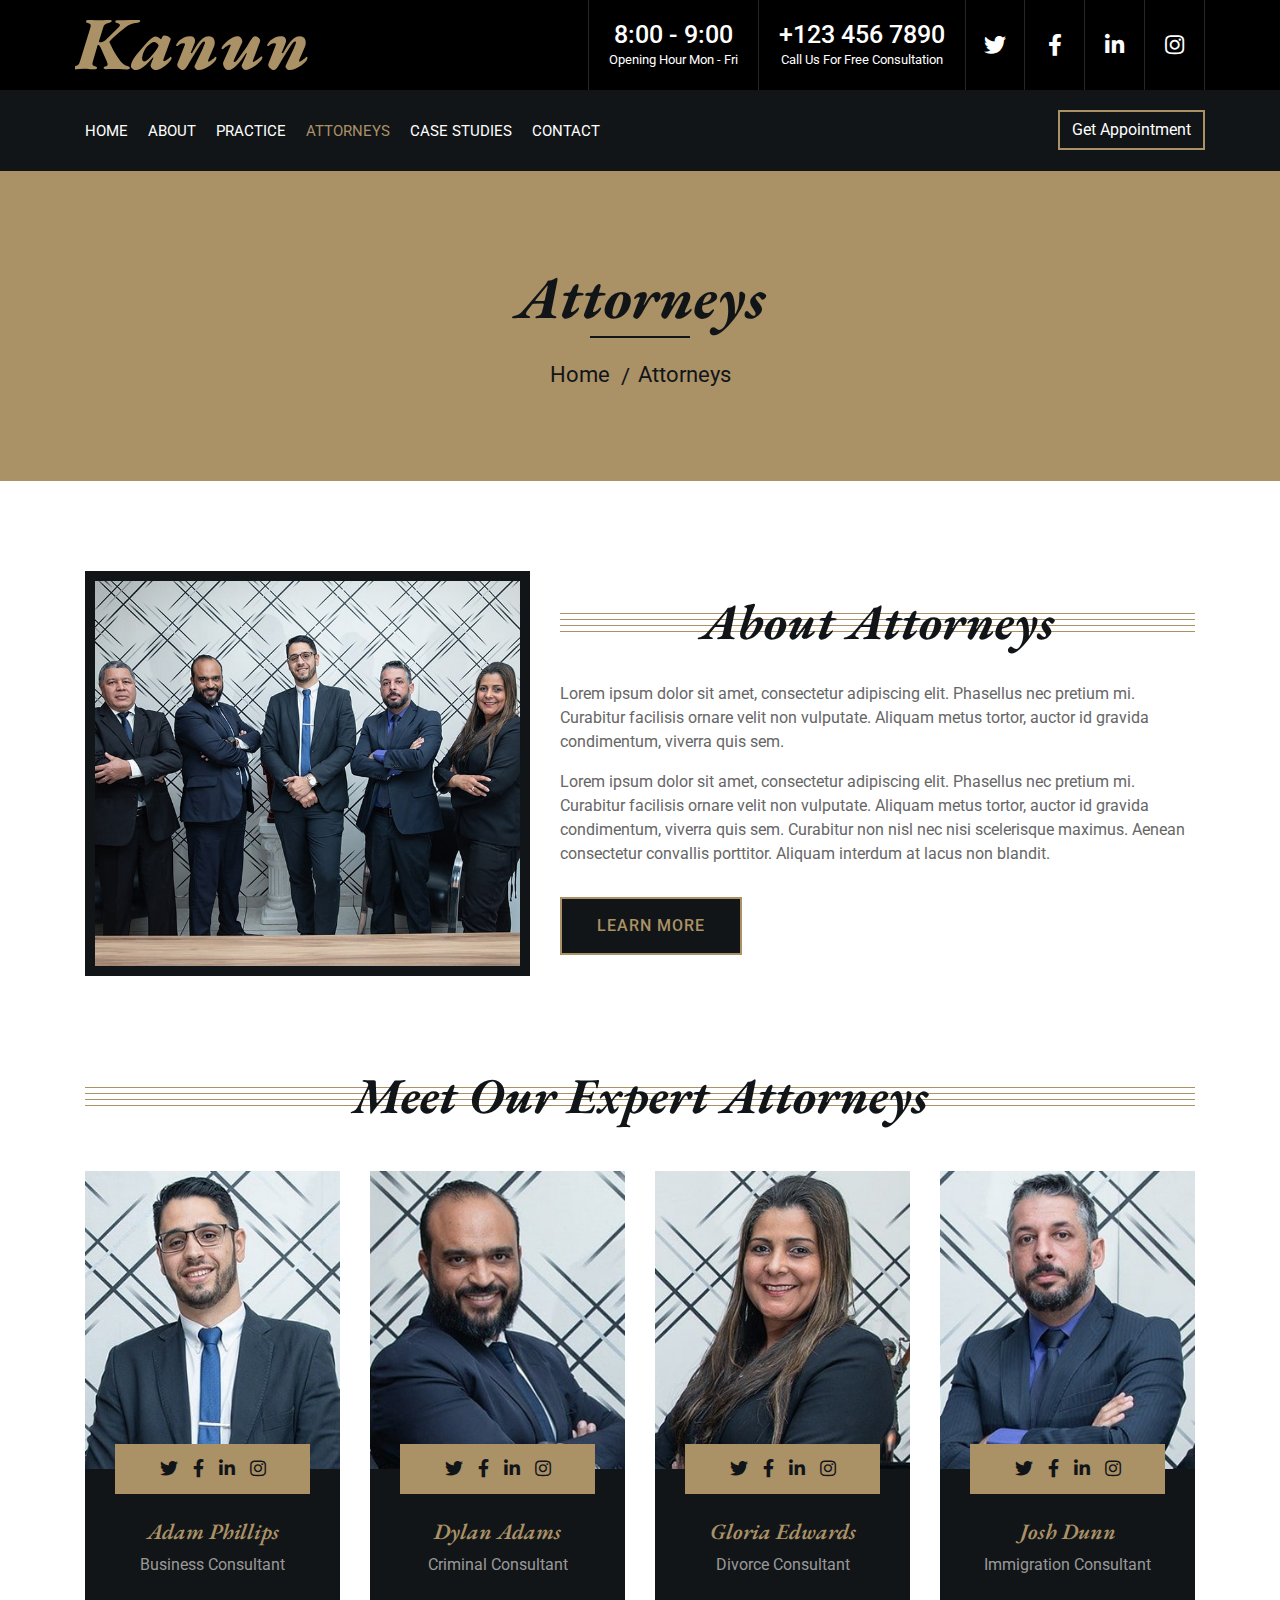
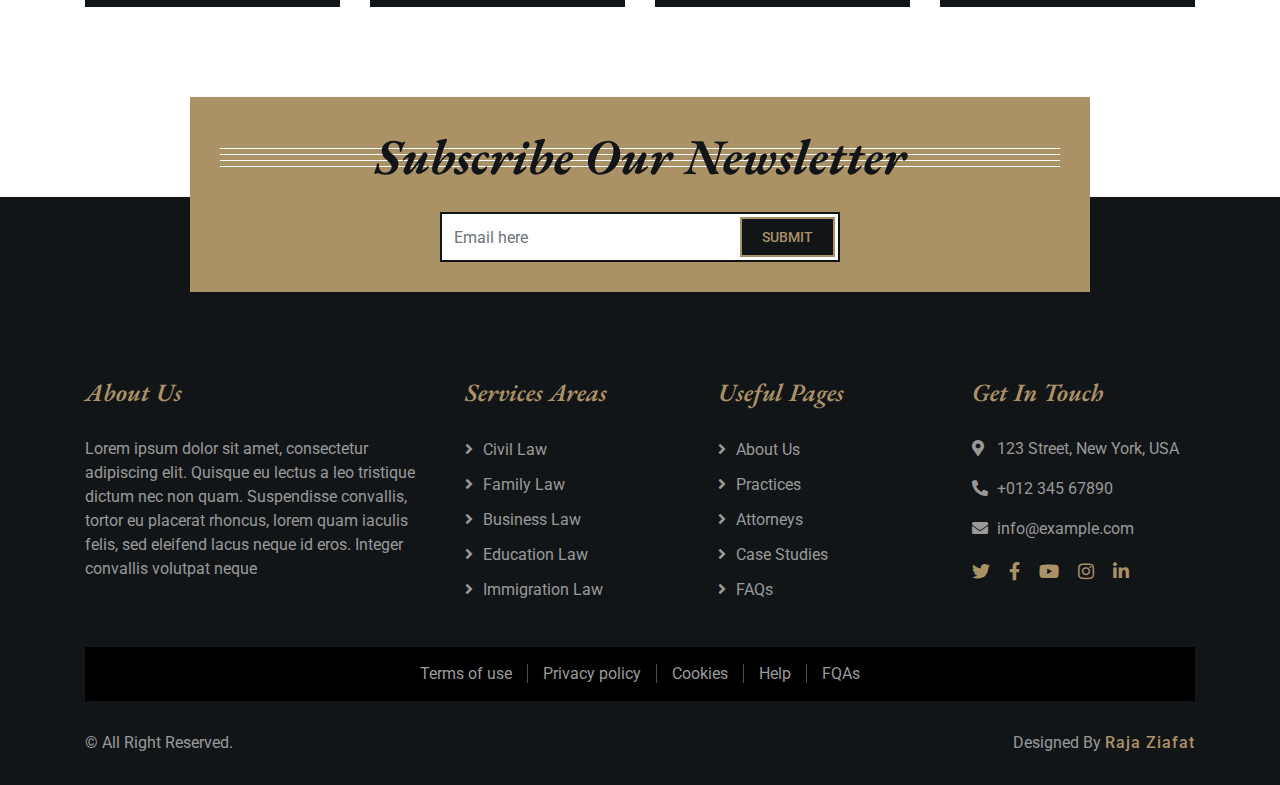
<file: team.html>
<!DOCTYPE html>
<html lang="en">
    <head>
        <meta charset="utf-8">
        <title>Kanun - Law Firm Website Template</title>
        <meta content="width=device-width, initial-scale=1.0" name="viewport">
        

        <!-- Favicon -->
        <link href="img/faqs.jpg" rel="icon">

        <!-- Google Font -->
        <link href="https://fonts.googleapis.com/css2?family=EB+Garamond:ital,wght@1,600;1,700;1,800&family=Roboto:wght@400;500&display=swap" rel="stylesheet"> 
        
        <!-- CSS Libraries -->
        <link href="https://stackpath.bootstrapcdn.com/bootstrap/4.4.1/css/bootstrap.min.css" rel="stylesheet">
        <link href="https://cdnjs.cloudflare.com/ajax/libs/font-awesome/5.10.0/css/all.min.css" rel="stylesheet">
        <link href="lib/animate/animate.min.css" rel="stylesheet">
        <link href="lib/owlcarousel/assets/owl.carousel.min.css" rel="stylesheet">

        <!-- Template Stylesheet -->
        <link href="css/style.css" rel="stylesheet">
    </head>

    <body>
        <div class="wrapper">
            <!-- Top Bar Start -->
            <div class="top-bar">
                <div class="container-fluid">
                    <div class="row">
                        <div class="col-lg-3">
                            <div class="logo">
                                <a href="index.html">
                                    <h1>Kanun</h1>
                                    <!-- <img src="img/logo.jpg" alt="Logo"> -->
                                </a>
                            </div>
                        </div>
                        <div class="col-lg-9">
                            <div class="top-bar-right">
                                <div class="text">
                                    <h2>8:00 - 9:00</h2>
                                    <p>Opening Hour Mon - Fri</p>
                                </div>
                                <div class="text">
                                    <h2>+123 456 7890</h2>
                                    <p>Call Us For Free Consultation</p>
                                </div>
                                <div class="social">
                                    <a href=""><i class="fab fa-twitter"></i></a>
                                    <a href=""><i class="fab fa-facebook-f"></i></a>
                                    <a href=""><i class="fab fa-linkedin-in"></i></a>
                                    <a href=""><i class="fab fa-instagram"></i></a>
                                </div>
                            </div>
                        </div>
                    </div>
                </div>
            </div>
            <!-- Top Bar End -->

            <!-- Nav Bar Start -->
            <div class="nav-bar">
                <div class="container-fluid">
                    <nav class="navbar navbar-expand-lg bg-dark navbar-dark">
                        <a href="#" class="navbar-brand">MENU</a>
                        <button type="button" class="navbar-toggler" data-toggle="collapse" data-target="#navbarCollapse">
                            <span class="navbar-toggler-icon"></span>
                        </button>

                        <div class="collapse navbar-collapse justify-content-between" id="navbarCollapse">
                            <div class="navbar-nav mr-auto">
                                <a href="index.html" class="nav-item nav-link">Home</a>
                                <a href="about.html" class="nav-item nav-link">About</a>
                                <a href="service.html" class="nav-item nav-link">Practice</a>
                                <a href="team.html" class="nav-item nav-link active">Attorneys</a>
                                <a href="portfolio.html" class="nav-item nav-link">Case Studies</a>
                               
                                <a href="contact.html" class="nav-item nav-link">Contact</a>
                            </div>
                            <div class="ml-auto">
                                <a class="btn" href="">Get Appointment</a>
                            </div>
                        </div>
                    </nav>
                </div>
            </div>
            <!-- Nav Bar End -->
            
            
            <!-- Page Header Start -->
            <div class="page-header">
                <div class="container">
                    <div class="row">
                        <div class="col-12">
                            <h2>Attorneys</h2>
                        </div>
                        <div class="col-12">
                            <a href="index.html">Home</a>
                            <a href="team.html">Attorneys</a>
                        </div>
                    </div>
                </div>
            </div>
            <!-- Page Header End -->


            <!-- About Start -->
            <div class="about">
                <div class="container">
                    <div class="row align-items-center">
                        <div class="col-lg-5 col-md-6">
                            <div class="about-img">
                                <img src="img/about.jpg" alt="Image">
                            </div>
                        </div>
                        <div class="col-lg-7 col-md-6">
                            <div class="section-header">
                                <h2>About Attorneys</h2>
                            </div>
                            <div class="about-text">
                                <p>
                                    Lorem ipsum dolor sit amet, consectetur adipiscing elit. Phasellus nec pretium mi. Curabitur facilisis ornare velit non vulputate. Aliquam metus tortor, auctor id gravida condimentum, viverra quis sem.
                                </p>
                                <p>
                                    Lorem ipsum dolor sit amet, consectetur adipiscing elit. Phasellus nec pretium mi. Curabitur facilisis ornare velit non vulputate. Aliquam metus tortor, auctor id gravida condimentum, viverra quis sem. Curabitur non nisl nec nisi scelerisque maximus. Aenean consectetur convallis porttitor. Aliquam interdum at lacus non blandit.
                                </p>
                                <a class="btn" href="">Learn More</a>
                            </div>
                        </div>
                    </div>
                </div>
            </div>
            <!-- About End -->


            <!-- Team Start -->
            <div class="team">
                <div class="container">
                    <div class="section-header">
                        <h2>Meet Our Expert Attorneys</h2>
                    </div>
                    <div class="row">
                        <div class="col-lg-3 col-md-6">
                            <div class="team-item">
                                <div class="team-img">
                                    <img src="img/team-1.jpg" alt="Team Image">
                                </div>
                                <div class="team-text">
                                    <h2>Adam Phillips</h2>
                                    <p>Business Consultant</p>
                                    <div class="team-social">
                                        <a class="social-tw" href=""><i class="fab fa-twitter"></i></a>
                                        <a class="social-fb" href=""><i class="fab fa-facebook-f"></i></a>
                                        <a class="social-li" href=""><i class="fab fa-linkedin-in"></i></a>
                                        <a class="social-in" href=""><i class="fab fa-instagram"></i></a>
                                    </div>
                                </div>
                            </div>
                        </div>
                        <div class="col-lg-3 col-md-6">
                            <div class="team-item">
                                <div class="team-img">
                                    <img src="img/team-2.jpg" alt="Team Image">
                                </div>
                                <div class="team-text">
                                    <h2>Dylan Adams</h2>
                                    <p>Criminal Consultant</p>
                                    <div class="team-social">
                                        <a class="social-tw" href=""><i class="fab fa-twitter"></i></a>
                                        <a class="social-fb" href=""><i class="fab fa-facebook-f"></i></a>
                                        <a class="social-li" href=""><i class="fab fa-linkedin-in"></i></a>
                                        <a class="social-in" href=""><i class="fab fa-instagram"></i></a>
                                    </div>
                                </div>
                            </div>
                        </div>
                        <div class="col-lg-3 col-md-6">
                            <div class="team-item">
                                <div class="team-img">
                                    <img src="img/team-3.jpg" alt="Team Image">
                                </div>
                                <div class="team-text">
                                    <h2>Gloria Edwards</h2>
                                    <p>Divorce Consultant</p>
                                    <div class="team-social">
                                        <a class="social-tw" href=""><i class="fab fa-twitter"></i></a>
                                        <a class="social-fb" href=""><i class="fab fa-facebook-f"></i></a>
                                        <a class="social-li" href=""><i class="fab fa-linkedin-in"></i></a>
                                        <a class="social-in" href=""><i class="fab fa-instagram"></i></a>
                                    </div>
                                </div>
                            </div>
                        </div>
                        <div class="col-lg-3 col-md-6">
                            <div class="team-item">
                                <div class="team-img">
                                    <img src="img/team-4.jpg" alt="Team Image">
                                </div>
                                <div class="team-text">
                                    <h2>Josh Dunn</h2>
                                    <p>Immigration Consultant</p>
                                    <div class="team-social">
                                        <a class="social-tw" href=""><i class="fab fa-twitter"></i></a>
                                        <a class="social-fb" href=""><i class="fab fa-facebook-f"></i></a>
                                        <a class="social-li" href=""><i class="fab fa-linkedin-in"></i></a>
                                        <a class="social-in" href=""><i class="fab fa-instagram"></i></a>
                                    </div>
                                </div>
                            </div>
                        </div>
                    </div>
                </div>
            </div>
            <!-- Team End -->


            <!-- Newsletter Start -->
            <div class="newsletter">
                <div class="container">
                    <div class="section-header">
                        <h2>Subscribe Our Newsletter</h2>
                    </div>
                    <div class="form">
                        <input class="form-control" placeholder="Email here">
                        <button class="btn">Submit</button>
                    </div>
                </div>
            </div>
            <!-- Newsletter End -->


            <!-- Footer Start -->
            <div class="footer">
                <div class="container">
                    <div class="row">
                        <div class="col-md-6 col-lg-4">
                            <div class="footer-about">
                                <h2>About Us</h2>
                                <p>
                                    Lorem ipsum dolor sit amet, consectetur adipiscing elit. Quisque eu lectus a leo tristique dictum nec non quam. Suspendisse convallis, tortor eu placerat rhoncus, lorem quam iaculis felis, sed eleifend lacus neque id eros. Integer convallis volutpat neque
                                </p>
                            </div>
                        </div>
                        <div class="col-md-6 col-lg-8">
                            <div class="row">
                        <div class="col-md-6 col-lg-4">
                            <div class="footer-link">
                                <h2>Services Areas</h2>
                                <a href="">Civil Law</a>
                                <a href="">Family Law</a>
                                <a href="">Business Law</a>
                                <a href="">Education Law</a>
                                <a href="">Immigration Law</a>
                            </div>
                        </div>
                        <div class="col-md-6 col-lg-4">
                            <div class="footer-link">
                                <h2>Useful Pages</h2>
                                <a href="">About Us</a>
                                <a href="">Practices</a>
                                <a href="">Attorneys</a>
                                <a href="">Case Studies</a>
                                <a href="">FAQs</a>
                            </div>
                        </div>
                        <div class="col-md-6 col-lg-4">
                            <div class="footer-contact">
                                <h2>Get In Touch</h2>
                                <p><i class="fa fa-map-marker-alt"></i>123 Street, New York, USA</p>
                                <p><i class="fa fa-phone-alt"></i>+012 345 67890</p>
                                <p><i class="fa fa-envelope"></i>info@example.com</p>
                                <div class="footer-social">
                                    <a href=""><i class="fab fa-twitter"></i></a>
                                    <a href=""><i class="fab fa-facebook-f"></i></a>
                                    <a href=""><i class="fab fa-youtube"></i></a>
                                    <a href=""><i class="fab fa-instagram"></i></a>
                                    <a href=""><i class="fab fa-linkedin-in"></i></a>
                                </div>
                            </div>
                        </div>
                        </div>
                    </div>
                    </div>
                </div>
                <div class="container footer-menu">
                    <div class="f-menu">
                        <a href="">Terms of use</a>
                        <a href="">Privacy policy</a>
                        <a href="">Cookies</a>
                        <a href="">Help</a>
                        <a href="">FQAs</a>
                    </div>
                </div>
                <div class="container copyright">
                    <div class="row">
                        <div class="col-md-6">
                            <p>&copy;  All Right Reserved.</p>
                        </div>
                        <div class="col-md-6">
                            <p>Designed By <a href="https://facebook.com/rajaziafat6/">Raja Ziafat</a></p>
                        </div>
                    </div>
                </div>
            </div>
            <!-- Footer End -->
            
            <a href="#" class="back-to-top"><i class="fa fa-chevron-up"></i></a>
        </div>

        <!-- JavaScript Libraries -->
        <script src="https://code.jquery.com/jquery-3.4.1.min.js"></script>
        <script src="https://stackpath.bootstrapcdn.com/bootstrap/4.4.1/js/bootstrap.bundle.min.js"></script>
        <script src="lib/easing/easing.min.js"></script>
        <script src="lib/owlcarousel/owl.carousel.min.js"></script>
        <script src="lib/isotope/isotope.pkgd.min.js"></script>

        <!--  Javascript -->
        <script src="js/main.js"></script>
    </body>
</html>
</file>
<file: css/style.css>
/*******************************/
/********* General CSS *********/
/*******************************/
body {
    color: #666666;
    background: #ffffff;
    font-family: 'Roboto', sans-serif;
    font-weight: 400;
}

h1,
h2, 
h3, 
h4,
h5, 
h6 {
    font-family: 'EB Garamond', serif;
    font-weight: 600;
    font-style: italic;
    color: #121518;
}

a {
    color: #454545;
    transition: .3s;
}

a:hover,
a:active,
a:focus {
    color: #aa9166;
    outline: none;
    text-decoration: none;
}

.btn:focus {
    box-shadow: none;
}

.wrapper {
    position: relative;
    width: 100%;
    max-width: 1366px;
    margin: 0 auto;
    background: #ffffff;
}

.back-to-top {
    position: fixed;
    display: none;
    background: #aa9166;
    color: #121518;
    width: 44px;
    height: 44px;
    text-align: center;
    line-height: 1;
    font-size: 22px;
    right: 15px;
    bottom: 15px;
    transition: background 0.5s;
    z-index: 9;
}

.back-to-top:hover {
    color: #aa9166;
    background: #121518;
}

.back-to-top i {
    padding-top: 10px;
}


/**********************************/
/********** Top Bar CSS ***********/
/**********************************/
.top-bar {
    position: relative;
    height: auto;
    background: #000000;
}

.top-bar .logo {
    padding: 15px 0;
    text-align: left;
    overflow: hidden;
}

.top-bar .logo h1 {
    margin: 0;
    color: #aa9166;
    font-size: 75px;
    line-height: 55px;
    font-weight: 800;
}

.top-bar .logo img {
    max-width: 100%;
    max-height: 60px;
}

.top-bar .top-bar-right {
    display: flex;
    align-items: center;
    justify-content: flex-end;
}

.top-bar .text {
    display: flex;
    align-items: center;
    justify-content: center;
    flex-direction: column;
    height: 90px;
    padding: 0 20px;
    text-align: center;
    border-left: 1px solid rgba(255, 255, 255, .15);
}

.top-bar .text h2 {
    color: #ffffff;
    font-family: 'Roboto', sans-serif;
    font-weight: 500;
    font-style: normal;
    font-size: 25px;
    margin: 0;
}

.top-bar .text p {
    color: #ffffff;
    font-size: 13px;
    margin: 0;
}

.top-bar .social {
    display: flex;
    height: 90px;
    font-size: 0;
    justify-content: flex-end;
}

.top-bar .social a {
    display: flex;
    align-items: center;
    justify-content: center;
    width: 60px;
    height: 100%;
    font-size: 22px;
    color: #ffffff;
    border-right: 1px solid rgba(255, 255, 255, .15);
}

.top-bar .social a:first-child {
    border-left: 1px solid rgba(255, 255, 255, .15);
}

.top-bar .social a:hover {
    color: #aa9166;
    background: #ffffff;
}

@media (min-width: 992px) {
    .top-bar {
        padding: 0 60px;
    }
}

@media (max-width: 991.98px) {
    .top-bar .logo {
        text-align: center;
    }
    
    .top-bar .social {
        display: none;
    }
}


/**********************************/
/*********** Nav Bar CSS **********/
/**********************************/
.nav-bar {
    position: relative;
    padding: 20px 0;
    transition: .3s;
}

.nav-bar.nav-sticky {
    position: fixed;
    top: 0;
    width: 100%;
    padding: 10px 0;
    box-shadow: 0 2px 5px rgba(0, 0, 0, .3);
    z-index: 999;
}

.nav-bar .navbar {
    height: 100%;
    padding: 0;
}

.navbar-dark .navbar-nav .nav-link,
.navbar-dark .navbar-nav .nav-link:focus,
.navbar-dark .navbar-nav .nav-link:hover,
.navbar-dark .navbar-nav .nav-link.active {
    padding: 10px 10px 8px 10px;
    color: #ffffff;
}

.navbar-dark .navbar-nav .nav-link:hover,
.navbar-dark .navbar-nav .nav-link.active {
    color: #aa9166;
    transition: none;
}

.nav-bar .dropdown-menu {
    margin-top: 0;
    border: 0;
    border-radius: 0;
    background: #f8f9fa;
}

.nav-bar .btn {
    color: #ffffff;
    border: 2px solid #aa9166;
    border-radius: 0;
}

.nav-bar .btn:hover {
    background: #aa9166;
}

@media (min-width: 992px) {
    .nav-bar {
        padding: 20px 60px;
    }
    
    .nav-bar.nav-sticky {
        padding: 10px 60px;
    }
    
    .nav-bar,
    .nav-bar .navbar {
        background: #121518 !important;
    }
    
    .nav-bar .navbar-brand {
        display: none;
    }
    
    .nav-bar a.nav-link {
        padding: 8px 15px;
        font-size: 15px;
        text-transform: uppercase;
    }
}

@media (max-width: 991.98px) {   
    .nav-bar,
    .nav-bar .navbar {
        padding: 3px 0;
        background: #121518 !important;
    }
    
    .nav-bar a.nav-link {
        padding: 5px;
    }
    
    .nav-bar .dropdown-menu {
        box-shadow: none;
    }
    
    .nav-bar .btn {
        display: none;
    }
}


/*******************************/
/******** Carousel CSS *********/
/*******************************/
.carousel {
    position: relative;
    width: 100%;
    height: calc(100vh - 170px);
    margin: 0 auto;
    text-align: center;
    overflow: hidden;
}

.carousel .carousel-inner,
.carousel .carousel-item {
    position: relative;
    width: 100%;
    height: 100%;
}

.carousel .carousel-item img {
    width: 100%;
    height: 100%;
    object-fit: cover;
}

.carousel .carousel-item::after {
    position: absolute;
    content: "";
    width: 100%;
    height: 100%;
    top: 0;
    left: 0;
    background: rgba(0, 0, 0, .3);
    z-index: 1;
}

.carousel .carousel-caption {
    position: absolute;
    top: 0;
    bottom: 0;
    display: flex;
    align-items: center;
    justify-content: center;
    flex-direction: column;
    height: calc(100vh - 170px);
}

.carousel .carousel-caption h1 {
    color: #ffffff;
    font-size: 60px;
    font-weight: 700;
    margin-bottom: 20px;
}

.carousel .carousel-caption p {
    color: #ffffff;
    font-size: 25px;
    margin-bottom: 25px;
}

.carousel .carousel-caption .btn {
    padding: 15px 35px;
    font-size: 18px;
    font-weight: 500;
    letter-spacing: 1px;
    text-transform: uppercase;
    color: #aa9166;
    background: #121518;
    border: 2px solid #aa9166;
    border-radius: 0;
    transition: .3s;
}

.carousel .carousel-caption .btn:hover {
    color: #121518;
    background: #aa9166;
}

@media (max-width: 767.98px) {
    .carousel .carousel-caption h1 {
        font-size: 40px;
        font-weight: 700;
    }
    
    .carousel .carousel-caption p {
        font-size: 20px;
    }
    
    .carousel .carousel-caption .btn {
        padding: 12px 30px;
        font-size: 18px;
        font-weight: 500;
        letter-spacing: 0;
    }
}

@media (max-width: 575.98px) {
    .carousel .carousel-caption h1 {
        font-size: 30px;
        font-weight: 500;
    }
    
    .carousel .carousel-caption p {
        font-size: 16px;
    }
    
    .carousel .carousel-caption .btn {
        padding: 10px 25px;
        font-size: 16px;
        font-weight: 400;
        letter-spacing: 0;
    }
}

.carousel .animated {
    -webkit-animation-duration: 1.5s;
    animation-duration: 1.5s;
}


/*******************************/
/******* Page Header CSS *******/
/*******************************/
.page-header {
    position: relative;
    margin-bottom: 45px;
    padding: 90px 0;
    text-align: center;
    background: #aa9166;
}

.page-header h2 {
    position: relative;
    color: #121518;
    font-size: 60px;
    font-weight: 700;
    margin-bottom: 20px;
    padding-bottom: 5px;
}

.page-header h2::after {
    position: absolute;
    content: "";
    width: 100px;
    height: 2px;
    left: calc(50% - 50px);
    bottom: 0;
    background: #121518;
}

.page-header a {
    position: relative;
    padding: 0 12px;
    font-size: 22px;
    color: #121518;
}

.page-header a:hover {
    color: #ffffff;
}

.page-header a::after {
    position: absolute;
    content: "/";
    width: 8px;
    height: 8px;
    top: -2px;
    right: -7px;
    text-align: center;
    color: #121518;
}

.page-header a:last-child::after {
    display: none;
}

@media (max-width: 767.98px) {
    .page-header h2 {
        font-size: 35px;
    }
    
    .page-header a {
        font-size: 18px;
    }
}


/*******************************/
/******* Section Header ********/
/*******************************/
.section-header {
    position: relative;
    width: 100%;
    text-align: center;
    margin-bottom: 45px;
}

.section-header h2 {
    margin: 0;
    position: relative;
    font-size: 50px;
    font-weight: 700;
    white-space: nowrap;
    z-index: 1;
}

.section-header h2::before {
    position: absolute;
    content: "";
    width: 100%;
    height: 7px;
    left: 0;
    top: 21px;
    background: transparent;
    border-top: 1px solid #aa9166;
    border-bottom: 1px solid #aa9166;
    z-index: -1;
}

.section-header h2::after {
    position: absolute;
    content: "";
    width: 100%;
    height: 7px;
    left: 0;
    bottom: 20px;
    background: transparent;
    border-top: 1px solid #aa9166;
    border-bottom: 1px solid #aa9166;
    z-index: -1;
}

@media (max-width: 767.98px) {
    .section-header h2 {
        font-size: 30px;
    }
}

/*******************************/
/******** Top Feature CSS ******/
/*******************************/
.feature-top {
    position: relative;
    background: #121518;
    margin-bottom: 45px;
}

.feature-top .col-md-3 {
    border-right: 1px solid rgba(255, 255, 255, .1);
    border-bottom: 1px solid rgba(255, 255, 255, .1);
}

@media (max-width: 575.98px) {
    .feature-top .col-md-3:nth-child(1n) {
        border-right: none;
    }
    
    .feature-top .col-md-3:last-child {
        border-bottom: none;
    }
}

@media (min-width: 576px) and (max-width: 767.98px) {
    .feature-top .col-md-3:nth-child(2n) {
        border-right: none;
    }
    
    .feature-top .col-md-3:nth-child(3n),
    .feature-top .col-md-3:nth-child(4n) {
        border-bottom: none;
    }
}

@media (min-width: 768px) {
    .feature-top .col-md-3 {
        border-bottom: none;
    }
    
    .feature-top .col-md-3:nth-child(4n) {
        border-right: none;
    }
}

.feature-top .feature-item {
    padding: 30px 0;
    text-align: center;
}

.feature-top .feature-item i {
    color: #aa9166;
    font-size: 35px;
    margin-bottom: 10px;
}

.feature-top .feature-item h3 {
    color: #ffffff;
    font-size: 30px;
    font-weight: 600;
}

.feature-top .feature-item p {
    color: #999999;
    margin: 0;
    font-size: 18px;
}


/*******************************/
/********** About CSS **********/
/*******************************/
.about {
    position: relative;
    width: 100%;
    padding: 45px 0;
}

.about .section-header {
    margin-bottom: 30px;
}

.about .about-img {
    position: relative;
    height: 100%;
    padding: 10px;
    background: #121518;
}

.about .about-img img {
    width: 100%;
    height: 100%;
    object-fit: cover;
}

.about .about-text p {
    font-size: 16px;
}

.about .about-text a.btn {
    position: relative;
    margin-top: 15px;
    padding: 15px 35px;
    font-size: 16px;
    font-weight: 500;
    letter-spacing: 1px;
    text-transform: uppercase;
    color: #aa9166;
    border: 2px solid #aa9166;
    border-radius: 0;
    background: #121518;
    transition: .3s;
}

.about .about-text a.btn:hover {
    color: #121518;
    background: #aa9166;
}

@media (max-width: 767.98px) {
    .about .about-img {
        margin-bottom: 30px;
        height: auto;
    }
}


/*******************************/
/********* Service CSS *********/
/*******************************/
.service {
    position: relative;
    width: 100%;
    padding: 45px 0 15px 0;
}

.service .service-item {
    position: relative;
    width: 100%;
    text-align: center;
    background: #121518;
    margin-bottom: 30px;
}

.service .service-icon {
    height: 200px;
    position: relative;
    display: flex;
    align-items: center;
    justify-content: center;
    background: #000000;
}

.service .service-icon i {
    width: 100px;
    height: 100px;
    padding: 20px 0;
    text-align: center;
    font-size: 60px;
    color: #aa9166;
    background: #121518;
    transition: .5s;
}

.service .service-item:hover .service-icon i {
    margin-top: -15px;
}

.service .service-item h3 {
    margin: 0;
    padding: 25px 15px 15px 15px;
    font-size: 30px;
    font-weight: 600;
    color: #aa9166;
}

.service .service-item p {
    margin: 0;
    color: #999999;
    padding: 0 25px 25px 25px;
    font-size: 18px;
}

.service .service-item a.btn {
    position: relative;
    margin-bottom: 30px;
    padding: 10px 20px;
    font-size: 14px;
    font-weight: 500;
    letter-spacing: 1px;
    text-transform: uppercase;
    color: #aa9166;
    border: 2px solid #aa9166;
    border-radius: 0;
    background: #121518;
    transition: .3s;
}

.service .service-item:hover a.btn {
    color: #121518;
    background: #aa9166;
}


/*******************************/
/********* Feature CSS *********/
/*******************************/
.feature {
    position: relative;
    width: 100%;
    padding: 45px 0;
}

.feature .feature-item {
    margin-bottom: 30px;
}

.feature .feature-icon {
    height: 180px;
    position: relative;
    display: flex;
    align-items: center;
    justify-content: center;
    background: #121518;
}

.feature .feature-icon i {
    width: 100px;
    height: 100px;
    padding: 20px 0;
    text-align: center;
    font-size: 60px;
    color: #aa9166;
    background: #000000;
    transition: .5s;
}

.feature .feature-item:hover .feature-icon i {
    margin-right: -15px;
}

.feature .feature-item h3 {
    position: relative;
    margin-bottom: 15px;
    padding-bottom: 10px;
    font-size: 30px;
    font-weight: 600;
}

.feature .feature-item h3::after {
    position: absolute;
    content: "";
    width: 50px;
    height: 2px;
    left: 0;
    bottom: 0;
    background: #aa9166;
}

.feature .feature-item p {
    margin: 0;
    font-size: 16px;
}

.feature .feature-img {
    position: relative;
    height: 100%;
    padding: 10px;
    background: #121518;
}

.feature .feature-img img {
    width: 100%;
    height: 100%;
    object-fit: cover;
}


/*******************************/
/*********** Team CSS **********/
/*******************************/
.team {
    position: relative;
    width: 100%;
    padding: 45px 0 15px 0;
}

.team .team-item {
    margin-bottom: 30px;
}

.team .team-img {
    position: relative;
}

.team .team-img img {
    width: 100%;
}

.team .team-text {
    position: relative;
    padding: 50px 15px 30px 15px;
    text-align: center;
    background: #121518;
}

.team .team-text h2 {
    font-size: 22px;
    font-weight: 600;
    color: #aa9166;
}

.team .team-text p {
    margin: 0;
    color: #999999;
}

.team .team-social {
    position: absolute;
    width: calc(100% - 60px);
    height: 50px;
    top: -25px;
    left: 30px;
    display: flex;
    align-items: center;
    justify-content: center;
    background: #aa9166;
    font-size: 0;
    transition: .5s;
}

.team .team-item:hover .team-social {
    width: 100%;
    left: 0;
}

.team .team-social a {
    display: inline-block;
    margin-right: 15px;
    font-size: 18px;
    text-align: center;
    color: #121518;
    transition: .3s;
}

.team .team-social a:last-child {
    margin-right: 0;
}

.team .team-social a:hover {
    color: #ffffff;
}


/*******************************/
/*********** FAQs CSS **********/
/*******************************/
.faqs {
    position: relative;
    width: 100%;
    padding: 45px 0;
}

.faqs .faqs-img {
    position: relative;
    height: 100%;
    padding: 10px;
    background: #121518;
}

.faqs .faqs-img img {
    width: 100%;
    height: 100%;
    object-fit: cover;
}

@media(max-width: 767.98px) {
    .faqs .faqs-img {
        margin-bottom: 30px;
        height: auto;
    }
}

.faqs .card {
    margin-bottom: 15px;
    padding-top: 15px;
    border: none;
    border-radius: 0;
    border-top: 1px solid #aa9166;
}

.faqs .card:last-child {
    margin-bottom: 0;
    padding-bottom: 15px;
    border-bottom: 1px solid #aa9166;
}

.faqs .card-header {
    padding: 0;
    border: none;
    background: #ffffff;
}

.faqs .card-header a {
    display: block;
    width: 100%;
    color: #121518;
    font-size: 18px;
    line-height: 40px;
}

.faqs .card-header a span {
    display: inline-block;
    width: 40px;
    height: 40px;
    margin-right: 10px;
    text-align: center;
    background: #121518;
    color: #aa9166;
    font-weight: 700;
}

.faqs .card-header [data-toggle="collapse"]:after {
    font-family: 'font Awesome 5 Free';
    content: "\f067";
    float: right;
    color: #121518;
    font-size: 12px;
    font-weight: 900;
    transition: .3s;
}

.faqs .card-header [data-toggle="collapse"][aria-expanded="true"]:after {
    font-family: 'font Awesome 5 Free';
    content: "\f068";
    float: right;
    color: #121518;
    font-size: 12px;
    font-weight: 900;
    transition: .3s;
}

.faqs .card-body {
    padding: 15px 0 0 0;
    font-size: 16px;
    border: none;
    background: #ffffff;
}

.faqs a.btn {
    position: relative;
    margin-top: 15px;
    padding: 15px 35px;
    font-size: 16px;
    font-weight: 500;
    letter-spacing: 1px;
    text-transform: uppercase;
    color: #aa9166;
    border: 2px solid #aa9166;
    border-radius: 0;
    background: #121518;
    transition: .3s;
}

.faqs a.btn:hover {
    color: #121518;
    background: #aa9166;
}


/*******************************/
/******* Testimonial CSS *******/
/*******************************/
.testimonial {
    position: relative;
    padding: 45px 0;
}

.testimonial .testimonials-carousel {
    position: relative;
    width: calc(100% + 30px);
    left: -15px;
    right: -15px;
}

.testimonial .testimonial-item {
    position: relative;
    margin: 0 15px;
    padding: 30px;
    background: #121518;
    overflow: hidden;
}

.testimonial .testimonial-item i {
    position: absolute;
    top: 0;
    right: 0;
    color: #333333;
    font-size: 60px;
    transform: rotate(45deg);
    z-index: 1;
}

.testimonial .testimonial-item .col-12 {
    margin-top: 20px;
}

.testimonial .testimonial-item img {
    width: 100%;
}

.testimonial .testimonial-item h2 {
    color: #aa9166;
    font-size: 22px;
    font-weight: 600;
    margin-bottom: 5px;
}

.testimonial .testimonial-item p {
    color: #999999;
    font-size: 16px;
    margin: 0;
}

.testimonial .owl-nav,
.testimonial .owl-dots {
    margin-top: 15px;
    text-align: center;
}

.testimonial .owl-dot {
    display: inline-block;
    margin: 0 5px;
    width: 12px;
    height: 12px;
    border-radius: 50%;
    background: #aa9166;
}

.testimonial .owl-dot.active {
    background: #121518;
}


/*******************************/
/*********** Blog CSS **********/
/*******************************/
.blog {
    position: relative;
    width: 100%;
    padding: 45px 0;
}

.blog .blog-carousel {
    position: relative;
    width: calc(100% + 30px);
    left: -15px;
    right: -15px;
}

.blog .blog-item {
    position: relative;
    margin: 0 15px;
    background: #ffffff;
    overflow: hidden;
}

.blog .blog-page .blog-item {
    margin: 0 0 30px 0;
}

.blog .blog-item img {
    width: 100%;
    margin-bottom: 25px;
}

.blog .blog-item h3 {
    font-size: 25px;
    font-weight: 600;
}

.blog .blog-item .meta {
    padding: 0 0 15px 0;
}

.blog .blog-item .meta * {
    display: inline-block;
    margin: 0;
    padding: 0;
    font-size: 14px;
    color: #999999;
}

.blog .blog-item .meta i {
    margin: 0 2px 0 10px;
}

.blog .blog-item .meta i:first-child {
    margin-left: 0;
}

.blog .blog-item p {
    font-size: 16px;
}

.blog .blog-item a.btn {
    padding: 0;
    font-size: 14px;
    font-weight: 500;
    letter-spacing: 1px;
    text-transform: uppercase;
    color: #aa9166;
    transition: .3s;
}

.blog .blog-item a.btn i {
    margin-left: 10px;
}

.blog .blog-item a.btn:hover {
    color: #121518;
}

.blog .owl-nav,
.blog .owl-dots {
    margin-top: 15px;
    text-align: center;
}

.blog .owl-dot {
    display: inline-block;
    margin: 0 5px;
    width: 12px;
    height: 12px;
    border-radius: 50%;
    background: #aa9166;
}

.blog .owl-dot.active {
    background: #121518;
}

.blog .pagination .page-link {
    color: #121518;
    border-radius: 0;
    border-color: #aa9166;
}

.blog .pagination .page-link:hover,
.blog .pagination .page-item.active .page-link {
    color: #121518;
    background: #aa9166;
}

.blog .pagination .disabled .page-link {
    color: #999999;
}


/*******************************/
/********* Timeline CSS ********/
/*******************************/
.timeline {
    position: relative;
    padding: 45px 0;
}

.timeline .timeline-start {
    position: relative;
    width: calc(100% + 30px);
    left: -15px;
    right: -15px;
}

.timeline .timeline-container {
    padding: 0 15px;
    position: relative;
    background: inherit;
    width: 50%;
    margin-top: -5px;
}

.timeline .timeline-container.left {
    left: 0;
}

.timeline .timeline-container.right {
    left: 50%;
}

.timeline .timeline-container::before {
    content: '';
    position: absolute;
    width: 15px;
    height: 5px;
    background: #aa9166;
    z-index: 1;
}

.timeline .timeline-container.left::before {
    top: 0;
    right: 0;
}

.timeline .timeline-container.right::before {
    bottom: 0;
    left: 0;
}

.timeline .timeline-container::after {
    content: '';
    position: absolute;
    width: 15px;
    height: 5px;
    background: #aa9166;
    z-index: 1;
}

.timeline .timeline-container.left::after {
    bottom: 0;
    right: 0;
}

.timeline .timeline-container.right::after {
    top: 0;
    left: 0;
}

.timeline .timeline-container:first-child::before,
.timeline .timeline-container:last-child::before {
    display: none;
}

.timeline .timeline-container .timeline-content {
    padding: 30px;
    background: #121518;
    position: relative;
    border-right: 5px solid #aa9166;
}

.timeline .timeline-container.right .timeline-content {
    border-left: 5px solid #aa9166;
}

.timeline .timeline-container .timeline-content h2 {
    margin-bottom: 15px;
    font-size: 22px;
    font-weight: 600;
    color: #aa9166;
}

.timeline .timeline-container .timeline-content h2 span {
    display: inline-block;
    margin-right: 15px;
    padding: 5px 10px;
    color: #121518;
    background: #aa9166;
    font-family: 'Roboto', sans-serif;
    font-style: normal;
}

.timeline .timeline-container .timeline-content p {
    margin: 0;
    font-size: 16px;
    color: #999999;
}

@media (max-width: 767.98px) {
    .timeline .timeline-container {
        width: 100%;
        margin-top: 0;
        padding-left: 15px;
        padding-right: 15px;
        padding-bottom: 30px;
    }
    
    .timeline .timeline-container:last-child {
        padding-bottom: 0;
    }
    
    .timeline .timeline-container.right {
        left: 0%;
    }

    .timeline .timeline-container.left::after, 
    .timeline .timeline-container.right::after,
    .timeline .timeline-container.left::before,
    .timeline .timeline-container.right::before {
        width: 5px;
        height: 35px;
        left: 15px;
    }
    
    .timeline .timeline-container.left .timeline-content,
    .timeline .timeline-container.right .timeline-content {
        border-left: 5px solid #aa9166;
        border-right: none;
    }
}


/*******************************/
/******** Portfolio CSS ********/
/*******************************/
.portfolio {
    position: relative;
    padding: 45px 0;
    background: #ffffff;
}

.portfolio #portfolio-flters {
    padding: 0;
    margin: -15px 0 25px 0;
    list-style: none;
    font-size: 0;
    text-align: center;
}

.portfolio #portfolio-flters li,
.portfolio .load-more .btn {
    cursor: pointer;
    display: inline-block;
    margin: 5px;
    padding: 8px 15px;
    color: #aa9166;
    font-size: 14px;
    font-weight: 500;
    text-transform: uppercase;
    border-radius: 0;
    background: #121518;
    border: 2px solid #aa9166;
    transition: .3s;
}

.portfolio #portfolio-flters li:hover,
.portfolio #portfolio-flters li.filter-active {
    background: #aa9166;
    color: #121518;
}

.portfolio .load-more {
    text-align: center;
}

.portfolio .load-more .btn {
    padding: 15px 35px;
    font-size: 16px;
    transition: .3s;
}

.portfolio .load-more .btn:hover {
    color: #121518;
    background: #aa9166;
}

.portfolio .portfolio-item {
    position: relative;
    margin-bottom: 30px;
    overflow: hidden;
    transition: .5s;
}

.portfolio .portfolio-item:hover {
    margin-top: -10px;
}

.portfolio .portfolio-wrap {
    position: relative;
    width: 100%;
}

.portfolio img {
    position: relative;
    width: 100%; 
    height: 100%; 
    object-fit: cover;
}

.portfolio figure {
    position: absolute;
    padding: 30px;
    width: 100%;
    height: 100%;
    top: 0;
    left: 0;
    display: flex;
    align-items: flex-start;
    justify-content: flex-end;
    flex-direction: column;
    background: linear-gradient(rgba(0, 0, 0, .0), rgba(0, 0, 0, .0), rgba(0, 0, 0, 1) 90%);
}

.portfolio figure p {
    position: relative;
    margin-bottom: 5px;
    padding-bottom: 5px;
    color: #ffffff;
    font-size: 18px;
}

.portfolio figure p::after {
    position: absolute;
    content: "";
    width: 50px;
    height: 2px;
    left: 0;
    bottom: 0;
    background: #ffffff;
}

.portfolio figure a {
    font-family: 'EB Garamond', serif;
    color: #aa9166;
    font-size: 25px;
    font-weight: 600;
    font-style: italic;
    transition: .3s;
}

.portfolio figure a:hover {
    text-decoration: none;
    color: #ffffff;
}

.portfolio figure span {
    position: relative;
    color: #999999;
    font-size: 16px;
}


/*******************************/
/********* Contact CSS *********/
/*******************************/
.contact {
    position: relative;
    width: 100%;
    padding: 45px 0 15px 0;
}

.contact .contact-info {
    position: relative;
    margin-bottom: 30px;
    width: 100%;
    padding: 30px;
    background: #121518;
}

.contact .contact-item {
    position: relative;
    margin-bottom: 30px;
    padding: 30px;
    display: flex;
    align-items: flex-start;
    flex-direction: row;
    border: 2px solid #aa9166;
}

.contact .contact-item i {
    display: inline-block;
    width: 60px;
    height: 60px;
    display: flex;
    align-items: center;
    justify-content: center;
    font-size: 30px;
    color: #aa9166;
    border: 2px solid #aa9166;
}

.contact .contact-text {
    position: relative;
    width: auto;
    padding-left: 15px;
}

.contact .contact-text h2 {
    color: #aa9166;
    font-size: 25px;
    font-weight: 600;
}

.contact .contact-text p {
    margin: 0;
    color: #999999;
    font-size: 16px;
}

.contact .contact-item:last-child {
    margin-bottom: 0;
}

.contact .contact-form {
    position: relative;
    margin-bottom: 30px;
}

.contact .contact-form input {
    height: 60px;
    border-radius: 0;
    border-width: 2px;
    border-color: #121518;
}

.contact .contact-form textarea {
    height: 190px;
    border-radius: 0;
    border-width: 2px;
    border-color: #121518;
}

.contact .contact-form .btn {
    padding: 16px 35px;
    font-size: 18px;
    font-weight: 500;
    letter-spacing: 1px;
    text-transform: uppercase;
    color: #aa9166;
    background: #121518;
    border: 2px solid #aa9166;
    border-radius: 0;
    transition: .3s;
}

.contact .contact-form .btn:hover {
    color: #121518;
    background: #aa9166;
}


/*******************************/
/******* Single Page CSS *******/
/*******************************/
.single {
    position: relative;
    width: 100%;
    padding: 45px 0 65px 0;
}

.single img {
    margin: 10px 0 15px 0;
}

.single .table,
.single .list-group {
    margin-bottom: 30px;
}

.single .ul-group {
    padding: 0;
    list-style: none;
}

.single .ul-group li {
    margin-left: 2px;
}

.single .ul-group li::before {
    position: relative;
    content: "\f0da";
    font-family: "Font Awesome 5 Free";
    font-weight: 900;
    margin-right: 10px;
}

.single .ol-group {
    padding-left: 18px;
}


/*******************************/
/********** Newsletter *********/
/*******************************/
.newsletter {
    position: relative;
    max-width: 900px;
    margin: 45px auto -140px auto;
    padding: 30px 15px;
    background: #aa9166;
    z-index: 1;
}

.newsletter .section-header {
    margin-bottom: 25px;
}

.newsletter .section-header h2::before,
.newsletter .section-header h2::after {
    border-color: #ffffff;
}

.newsletter .form {
    position: relative;
    max-width: 400px;
    margin: 0 auto;
}

.newsletter input {
    height: 50px;
    border: 2px solid #121518;
    border-radius: 0;
}

.newsletter .btn {
    position: absolute;
    top: 5px;
    right: 5px;
    height: 40px;
    padding: 8px 20px;
    font-size: 14px;
    font-weight: 500;
    text-transform: uppercase;
    color: #aa9166;
    background: #121518;
    border-radius: 0;
    border: 2px solid #aa9166;
    transition: .3s;
}

.newsletter .btn:hover {
    color: #121518;
    background: #aa9166;
}


/*******************************/
/********* Footer CSS **********/
/*******************************/
.footer {
    position: relative;
    margin-top: 45px;
    padding-top: 180px;
    background: #121518;
    color: #ffffff;
}

.footer .footer-about,
.footer .footer-link,
.footer .footer-contact {
    position: relative;
    margin-bottom: 45px;
    color: #999999;
}

.footer .footer-about h2,
.footer .footer-link h2,
.footer .footer-contact h2{
    position: relative;
    margin-bottom: 30px;
    font-size: 25px;
    font-weight: 600;
    color: #aa9166;
}

.footer .footer-link a {
    display: block;
    margin-bottom: 10px;
    color: #999999;
    transition: .3s;
}

.footer .footer-link a::before {
    position: relative;
    content: "\f105";
    font-family: "Font Awesome 5 Free";
    font-weight: 900;
    margin-right: 10px;
}

.footer .footer-link a:hover {
    color: #aa9166;
    letter-spacing: 1px;
}

.footer .footer-contact p i {
    width: 25px;
}

.footer .footer-social {
    position: relative;
    margin-top: 20px;
}

.footer .footer-social a {
    display: inline-block;
}

.footer .footer-social a i {
    margin-right: 15px;
    font-size: 18px;
    color: #aa9166;
}

.footer .footer-social a:last-child i {
    margin: 0;
}

.footer .footer-social a:hover i {
    color: #999999;
}

.footer .footer-menu .f-menu {
    position: relative;
    padding: 15px 0;
    background: #000000;
    font-size: 0;
    text-align: center;
}

.footer .footer-menu .f-menu a {
    color: #999999;
    font-size: 16px;
    margin-right: 15px;
    padding-right: 15px;
    border-right: 1px solid rgba(255, 255, 255, .3);
}

.footer .footer-menu .f-menu a:hover {
    color: #aa9166;
}

.footer .footer-menu .f-menu a:last-child {
    margin-right: 0;
    padding-right: 0;
    border-right: none;
}


.footer .copyright {
    padding: 30px 15px;
}

.footer .copyright p {
    margin: 0;
    color: #999999;
}

.footer .copyright .col-md-6:last-child p {
    text-align: right;
}

.footer .copyright p a {
    color: #aa9166;
    font-weight: 500;
    letter-spacing: 1px;
}

.footer .copyright p a:hover {
    color: #ffffff;
}

@media (max-width: 768px) {
    .footer .copyright p,
    .footer .copyright .col-md-6:last-child p {
        margin: 5px 0;
        text-align: center;
    }
}
</file>
